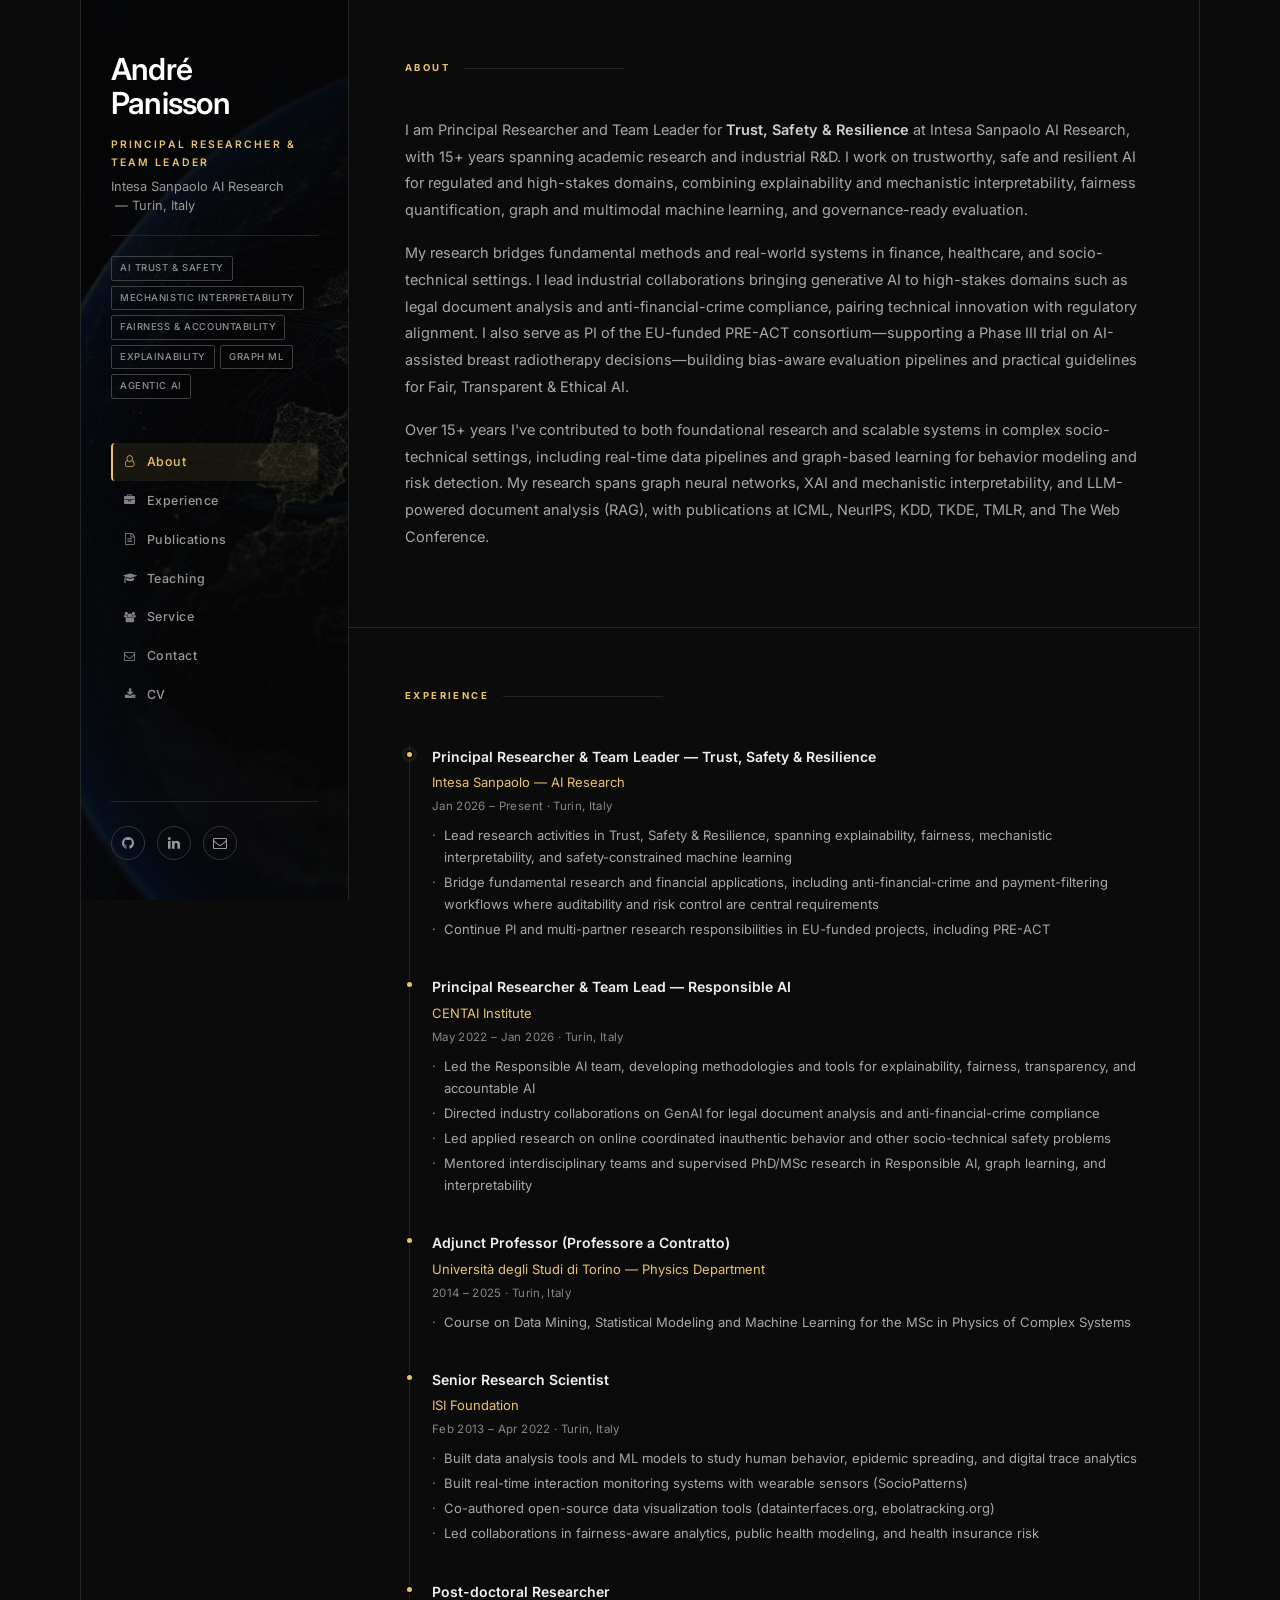
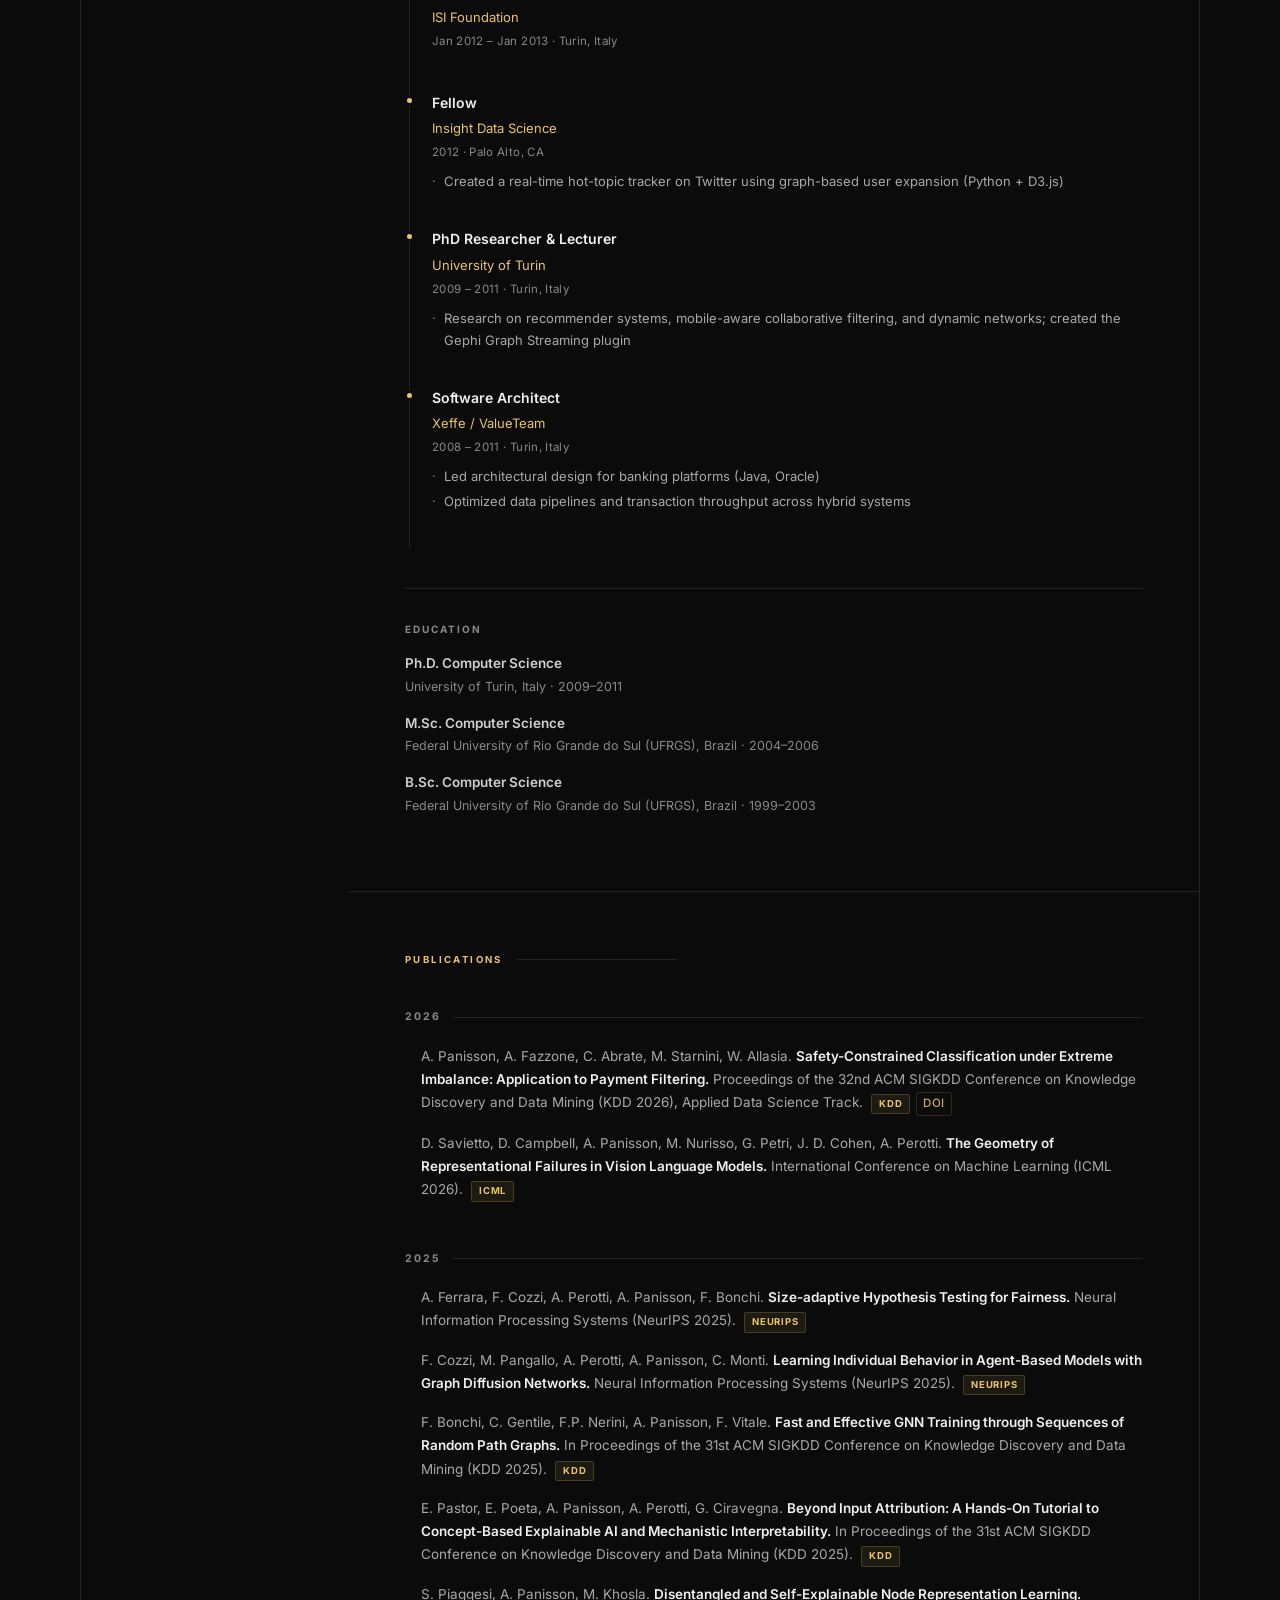
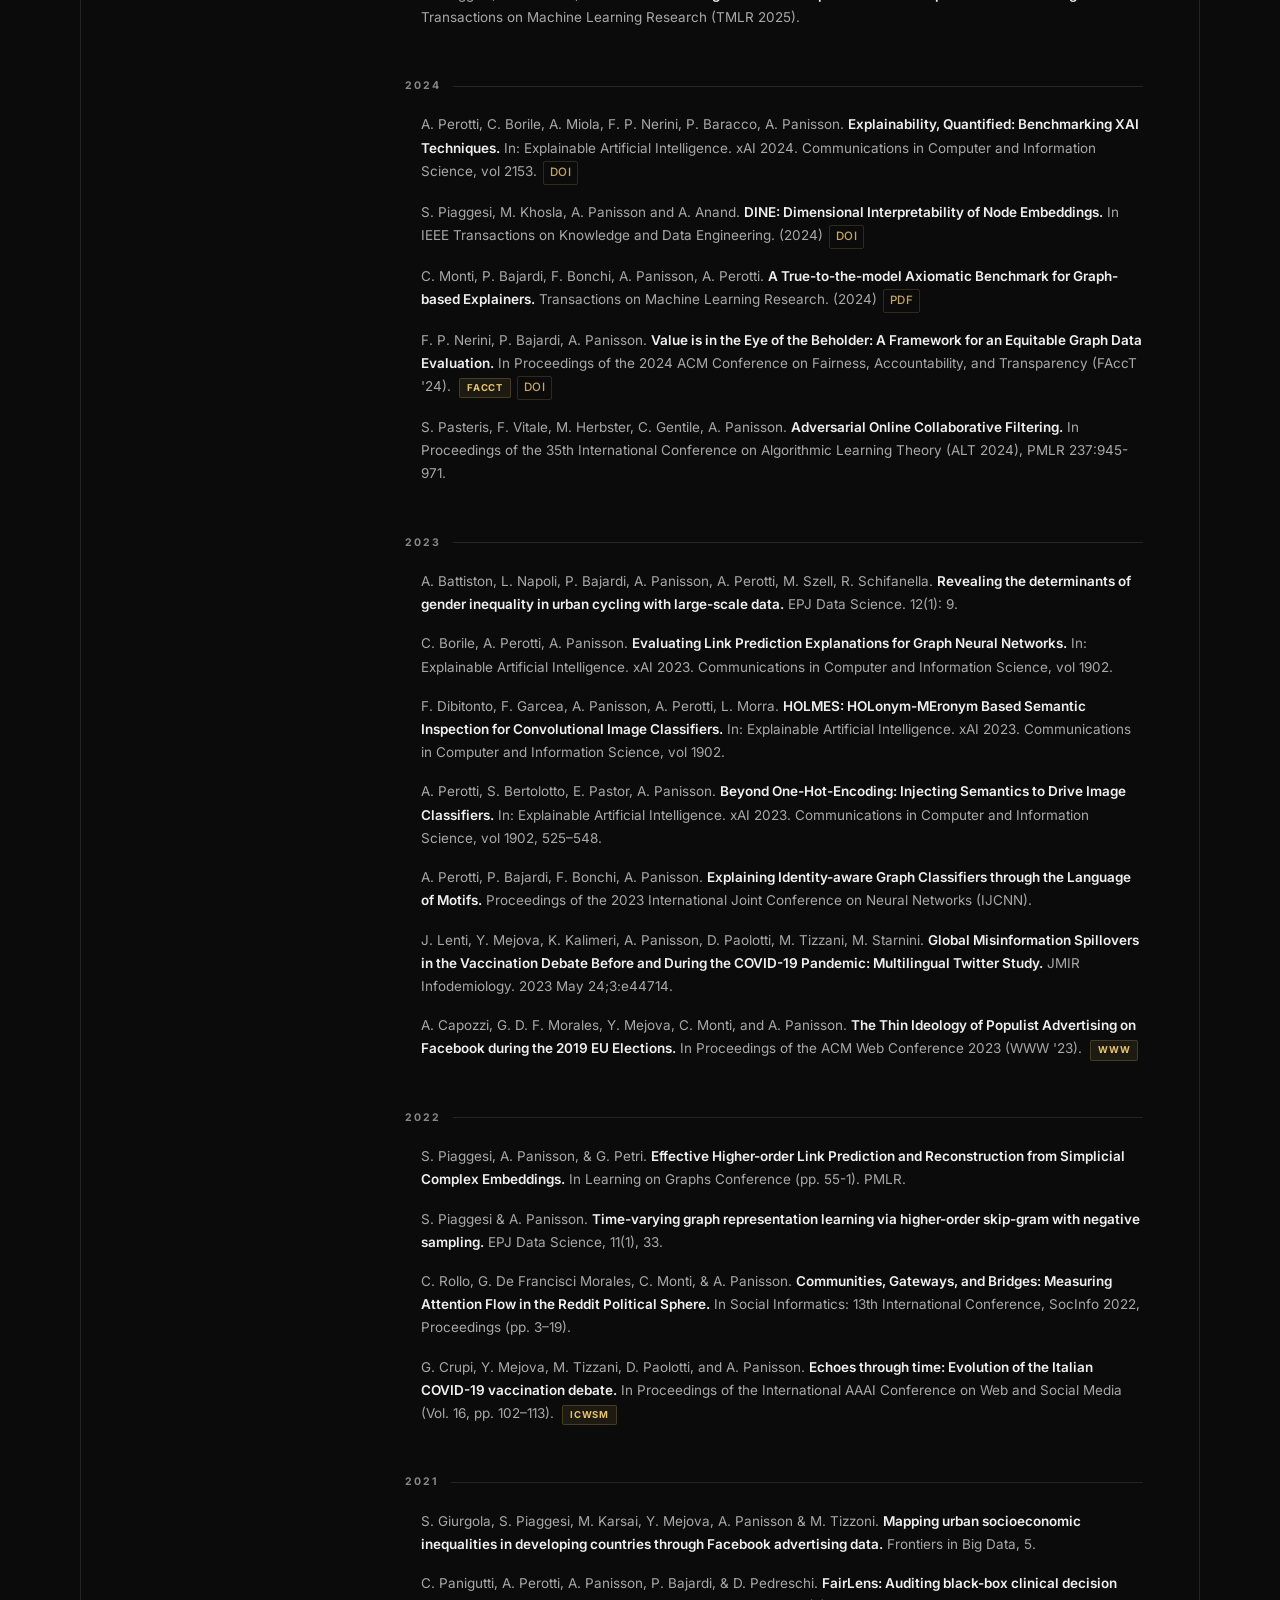
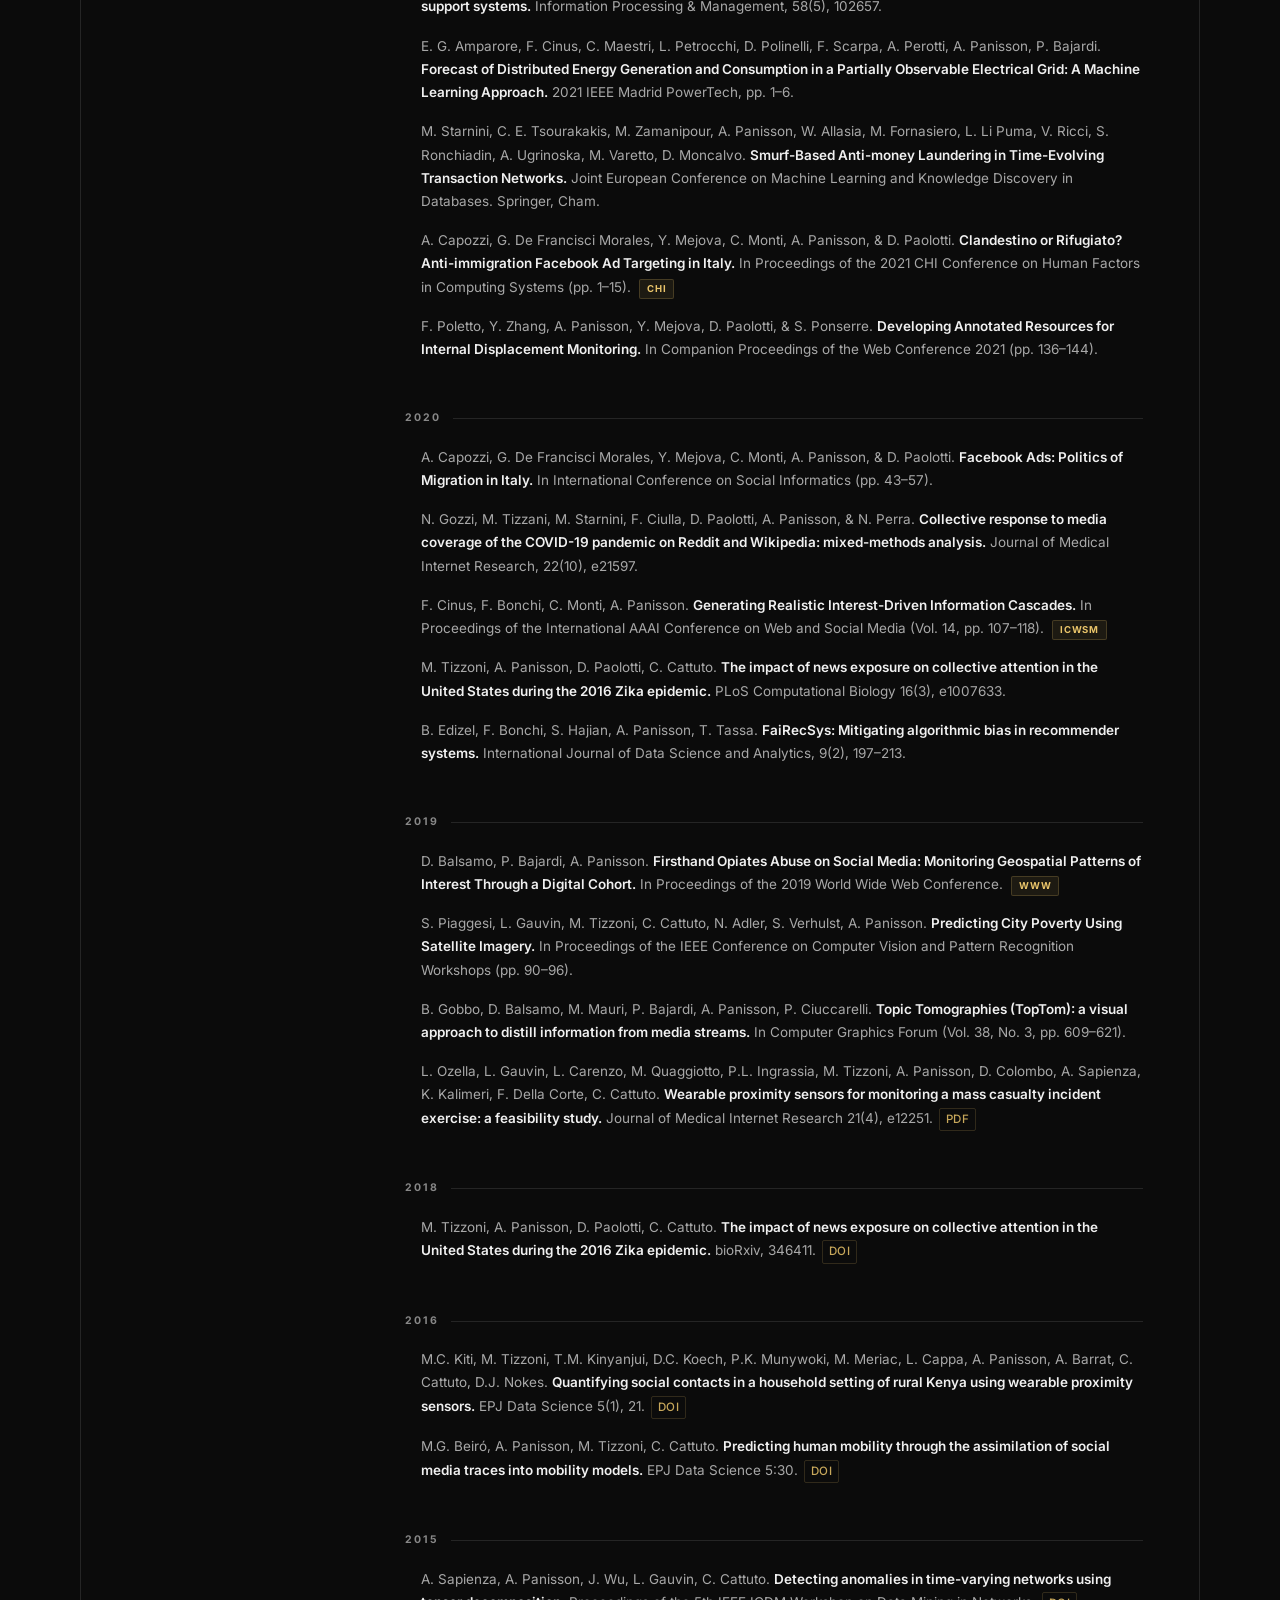
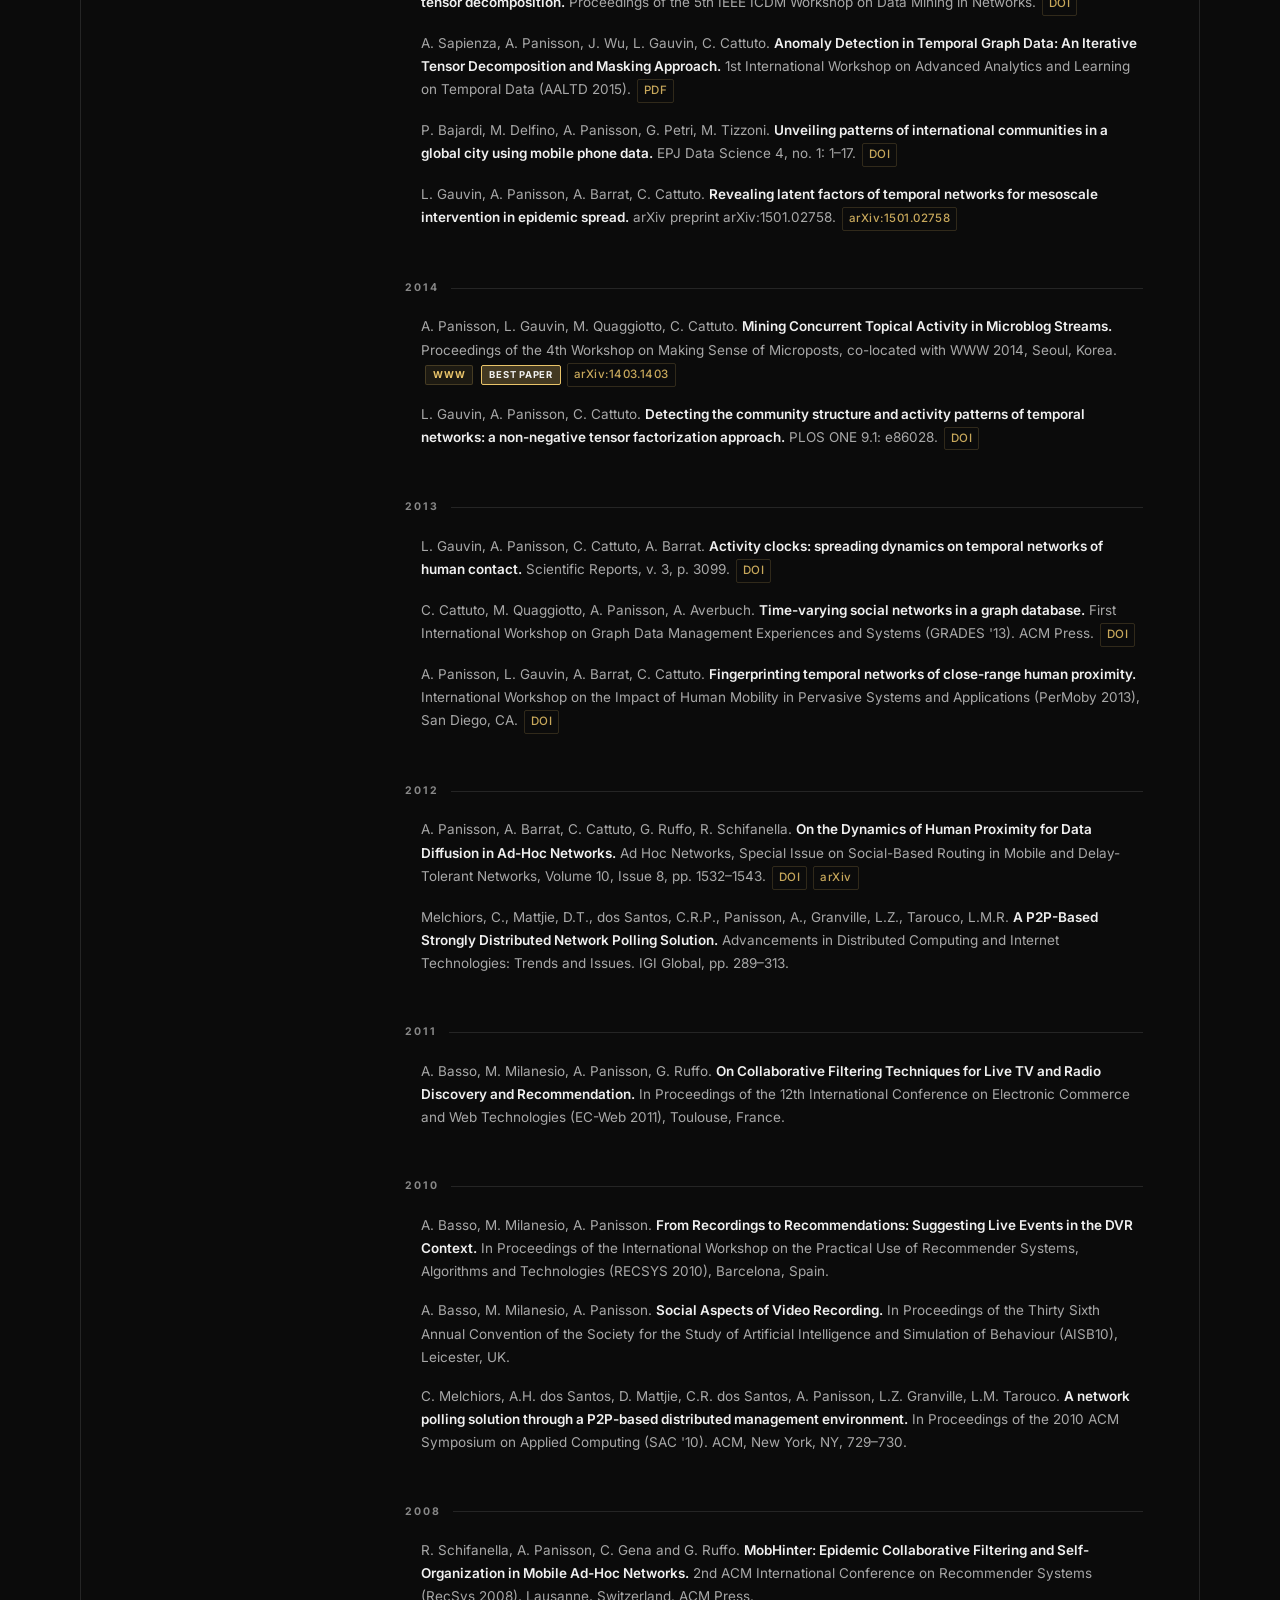
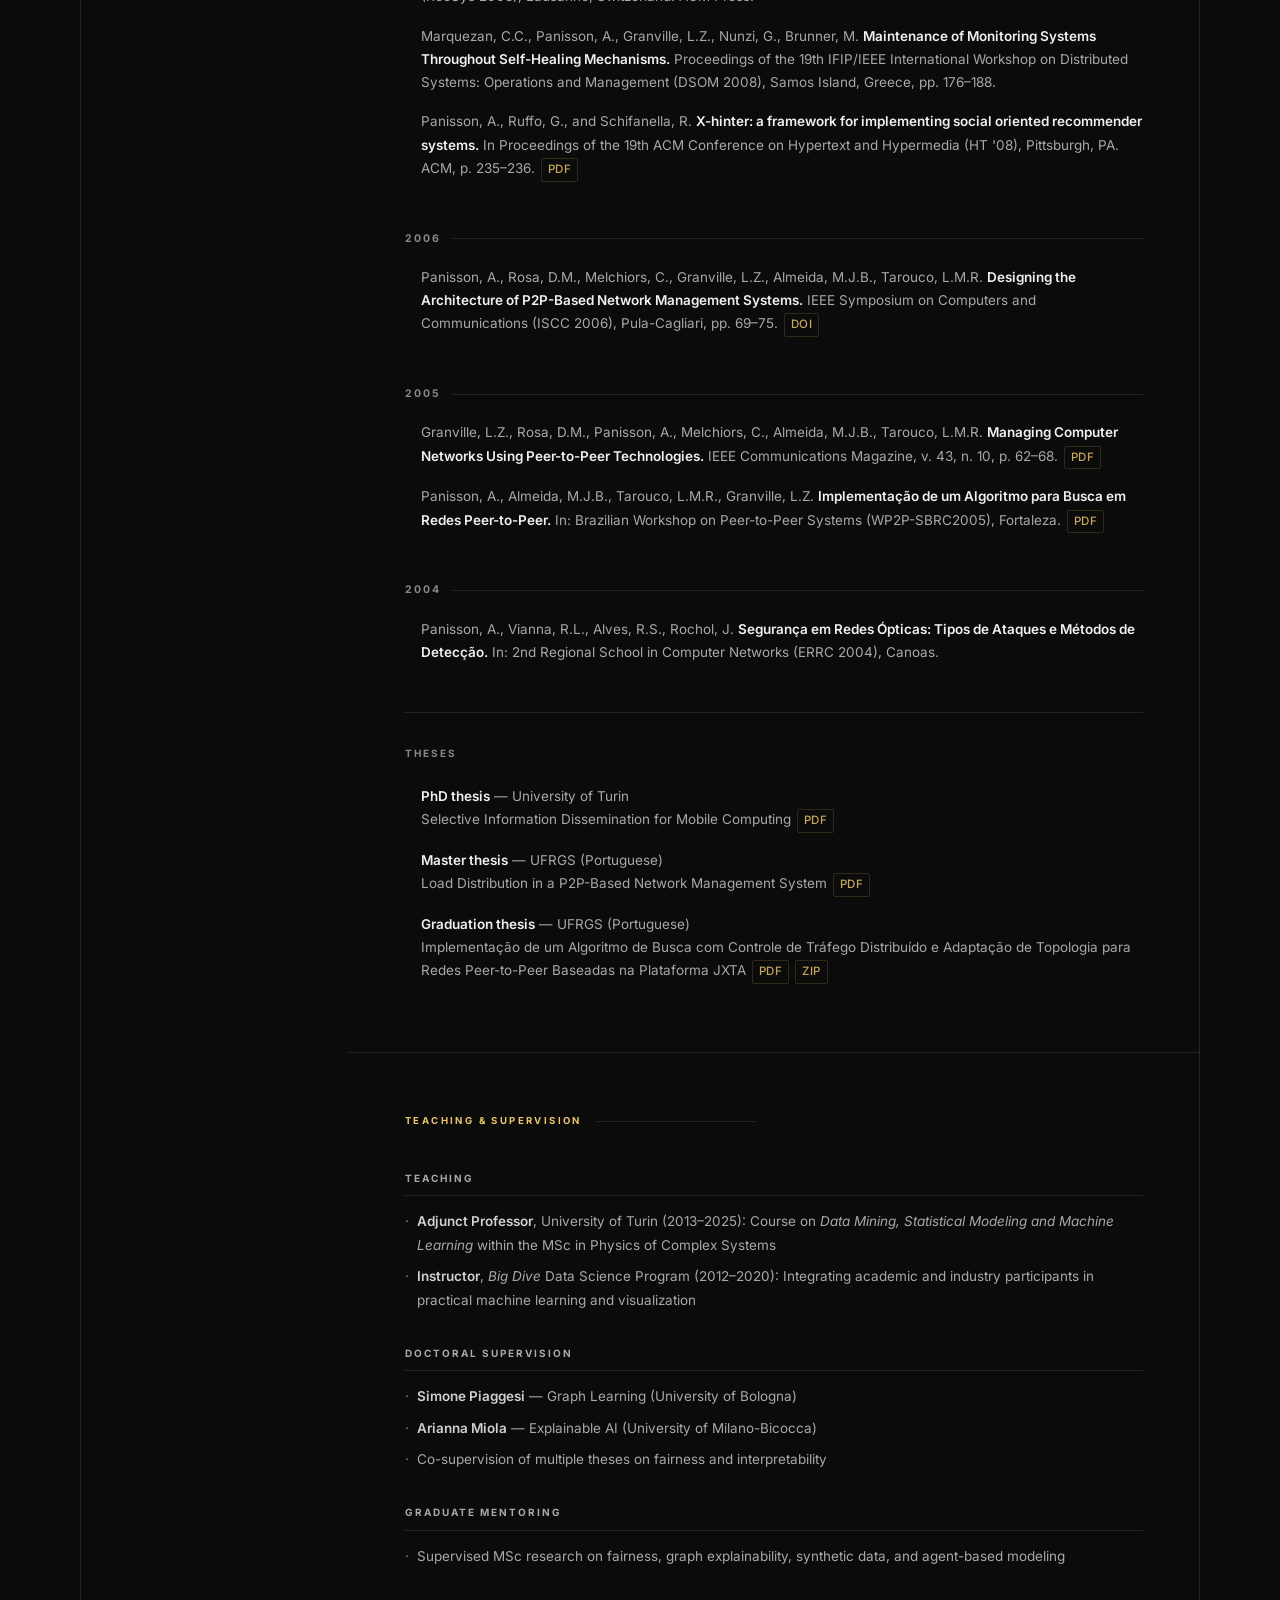
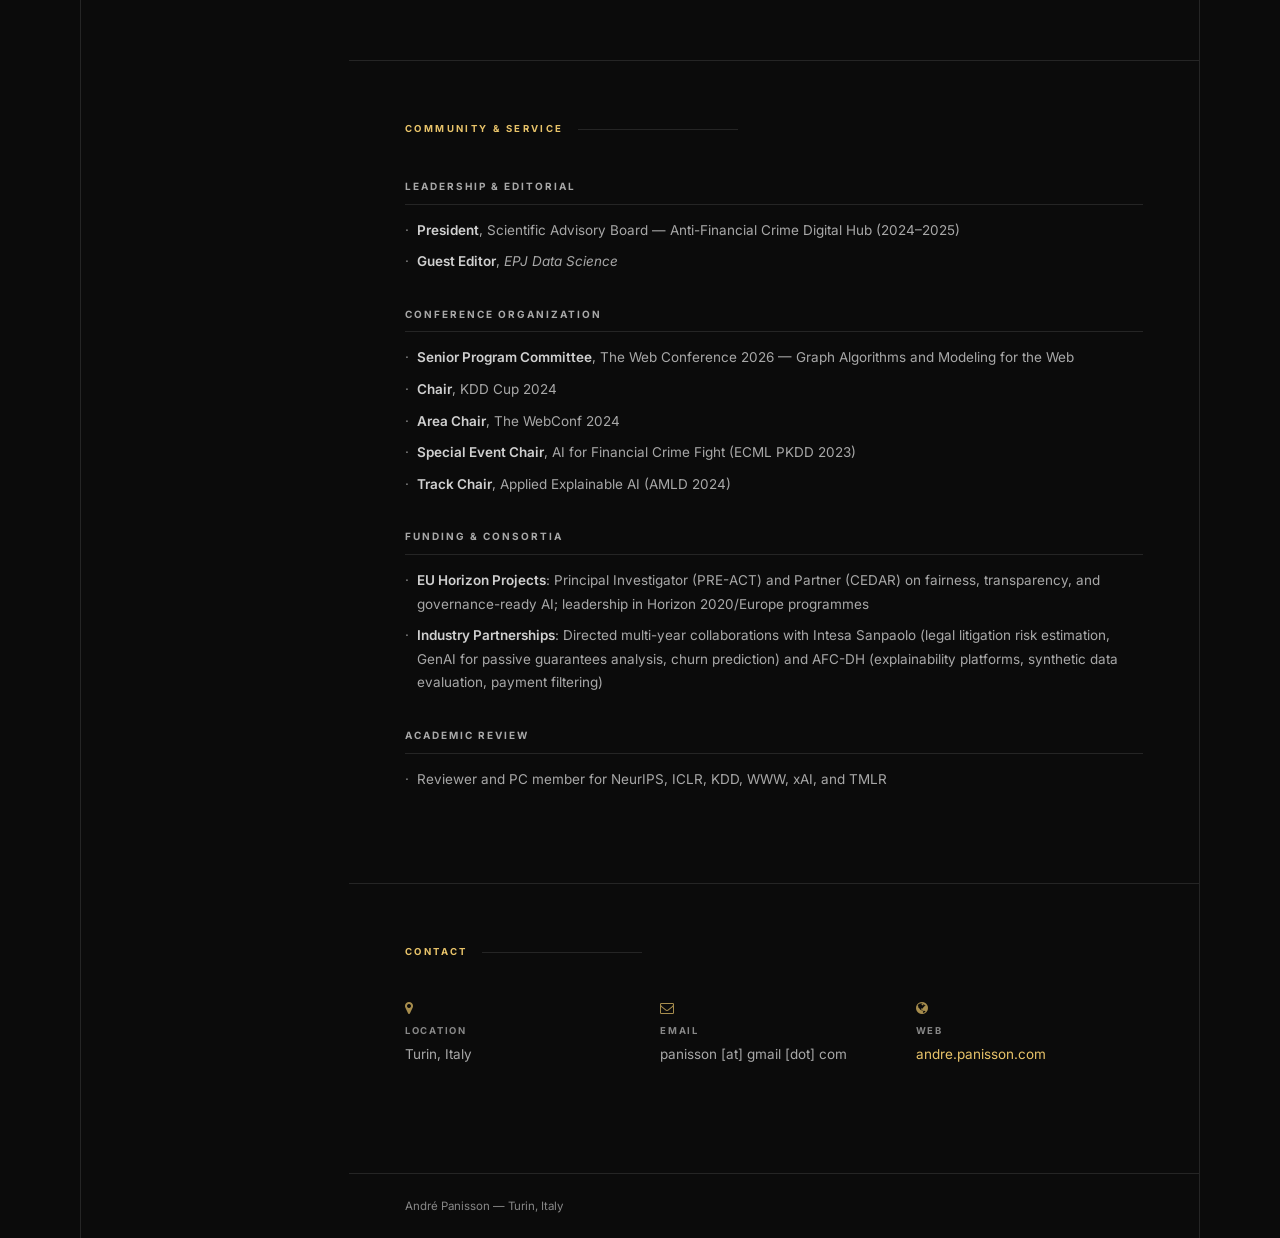
<file: index.html>
<!doctype html>
<html lang="en">
<head>
<meta charset="utf-8">
<meta name="viewport" content="width=device-width, initial-scale=1">
<meta name="description" content="André Panisson — Principal Researcher & Team Leader, Trust, Safety & Resilience at Intesa Sanpaolo AI Research. AI Trust & Safety, Mechanistic Interpretability, Explainability, Graph ML, Responsible AI.">
<title>André Panisson</title>
<link rel="preconnect" href="https://fonts.googleapis.com">
<link rel="preconnect" href="https://fonts.gstatic.com" crossorigin>
<link href="https://fonts.googleapis.com/css2?family=Inter:wght@300;400;500;600&display=swap" rel="stylesheet">
<link href="https://cdnjs.cloudflare.com/ajax/libs/font-awesome/4.7.0/css/font-awesome.min.css" rel="stylesheet">
<style>
/* ============================================================
   TOKENS
   ============================================================ */
:root {
  --bg:           #0b0b0b;
  --bg-sidebar:   #080808;
  --bg-surface:   #111111;
  --bg-hover:     rgba(233, 196, 106, 0.06);
  --border:       #252525;
  --border-light: #353535;
  --text:         #a8a8a8;
  --text-bright:  #f0f0f0;
  --text-mid:     #d0d0d0;
  --text-dim:     #888888;
  --accent:       #e9c46a;
  --accent-dim:   rgba(233, 196, 106, 0.08);
  --accent-line:  rgba(233, 196, 106, 0.2);
  --font:         'Inter', system-ui, -apple-system, BlinkMacSystemFont, sans-serif;
  --sidebar-w:    268px;
  --content-max:  860px;
}

/* ============================================================
   RESET
   ============================================================ */
*, *::before, *::after { box-sizing: border-box; margin: 0; padding: 0; }
html { scroll-behavior: smooth; }
body {
  font-family: var(--font);
  font-size: 15px;
  line-height: 1.75;
  color: var(--text);
  background: var(--bg);
  -webkit-font-smoothing: antialiased;
  -moz-osx-font-smoothing: grayscale;
}
a { color: var(--accent); text-decoration: none; }
a:hover { opacity: 0.72; }
b, strong { font-weight: 600; color: var(--text-mid); }
::selection { background: var(--accent); color: #000; }
::-webkit-scrollbar { width: 4px; }
::-webkit-scrollbar-track { background: transparent; }
::-webkit-scrollbar-thumb { background: rgba(233,196,106,0.18); border-radius: 2px; }

/* ============================================================
   LAYOUT
   ============================================================ */
.site {
  display: flex;
  min-height: 100vh;
  max-width: 1120px;
  margin: 0 auto;
  position: relative;
  border-left: 1px solid var(--border);
  border-right: 1px solid var(--border);
}

/* ─── SIDEBAR ─────────────────────────────────────────────── */
.sidebar {
  position: sticky;
  top: 0;
  width: var(--sidebar-w);
  min-width: var(--sidebar-w);
  height: 100vh;
  background: var(--bg-sidebar);
  border-right: 1px solid var(--border);
  overflow-y: auto;
  display: flex;
  flex-direction: column;
  z-index: 100;
}

.sidebar::before {
  content: '';
  position: absolute;
  inset: 0;
  background: url(img/network.jpg) center center / cover no-repeat;
  filter: brightness(2.2);
  opacity: 0.35;
  pointer-events: none;
  z-index: 0;
}

.sidebar-inner {
  display: flex;
  flex-direction: column;
  min-height: 100%;
  padding: 52px 30px 40px;
  position: relative;
  z-index: 1;
}

/* ─── MAIN ─────────────────────────────────────────────────── */
.main {
  flex: 1;
  min-width: 0;
  min-height: 100vh;
  display: flex;
  flex-direction: column;
}

/* ============================================================
   SIDEBAR CONTENTS
   ============================================================ */

/* Identity */
.identity { margin-bottom: 44px; }

.name {
  font-size: 1.9rem;
  font-weight: 600;
  color: #fff;
  line-height: 1.12;
  letter-spacing: -0.025em;
  margin-bottom: 16px;
}

.role {
  font-size: 0.65rem;
  font-weight: 600;
  letter-spacing: 0.2em;
  text-transform: uppercase;
  color: var(--accent);
  margin-bottom: 4px;
}

.affil {
  font-size: 0.8rem;
  color: #999999;
  line-height: 1.5;
}

.affil a { color: #999999; }
.affil a:hover { color: var(--accent); opacity: 1; }

.divider {
  height: 1px;
  background: var(--border);
  margin: 20px 0;
}

.tags {
  display: flex;
  flex-wrap: wrap;
  gap: 5px;
}

.tags span {
  font-size: 9.5px;
  font-weight: 500;
  letter-spacing: 0.06em;
  text-transform: uppercase;
  color: #909090;
  border: 1px solid #404040;
  padding: 3px 8px;
  border-radius: 2px;
}

/* Nav */
.nav {
  display: flex;
  flex-direction: column;
  gap: 1px;
  margin-bottom: auto;
}

.nav a {
  display: flex;
  align-items: center;
  gap: 10px;
  font-size: 0.78rem;
  font-weight: 500;
  letter-spacing: 0.04em;
  color: #999999;
  padding: 8px 10px;
  border-radius: 4px;
  border-left: 2px solid transparent;
  transition: color 0.15s, background 0.15s, border-color 0.15s;
}

.nav a i {
  font-size: 11px;
  width: 14px;
  text-align: center;
  opacity: 0.85;
}

.nav a:hover {
  color: var(--text-bright);
  background: rgba(255,255,255,0.04);
  border-left-color: var(--border-light);
  opacity: 1;
}

.nav a.active {
  color: var(--accent);
  background: var(--accent-dim);
  border-left-color: var(--accent);
  opacity: 1;
}

/* Sidebar links (bottom) */
.sidebar-links {
  margin-top: 32px;
  padding-top: 24px;
  border-top: 1px solid var(--border);
  display: flex;
  flex-direction: row;
  gap: 12px;
}

.sidebar-links a {
  display: flex;
  align-items: center;
  justify-content: center;
  width: 34px;
  height: 34px;
  border-radius: 50%;
  border: 1px solid var(--border-light);
  font-size: 14px;
  color: #999999;
  transition: color 0.15s, border-color 0.15s;
}

.sidebar-links a:hover { color: var(--accent); border-color: var(--accent-line); opacity: 1; }
.sidebar-links a span { display: none; }

/* ============================================================
   SECTION CHROME
   ============================================================ */
section {
  padding: 60px 56px;
  border-bottom: 1px solid var(--border);
  max-width: var(--content-max);
}

section:last-of-type { border-bottom: none; }

.sec-label {
  display: flex;
  align-items: center;
  gap: 14px;
  font-size: 0.6rem;
  font-weight: 700;
  letter-spacing: 0.25em;
  text-transform: uppercase;
  color: var(--accent);
  margin-bottom: 40px;
}

.sec-label::after {
  content: '';
  flex: 1;
  height: 1px;
  background: var(--border);
  max-width: 160px;
}

/* ============================================================
   PUBLICATIONS
   ============================================================ */
.pub-group { margin-bottom: 40px; }
.pub-group:last-child { margin-bottom: 0; }

.pub-year {
  display: flex;
  align-items: center;
  gap: 12px;
  font-size: 10.5px;
  font-weight: 700;
  letter-spacing: 0.18em;
  text-transform: uppercase;
  color: var(--text-dim);
  margin-bottom: 10px;
}

.pub-year::after {
  content: '';
  flex: 1;
  height: 1px;
  background: var(--border);
}

.pub-entry {
  font-size: 13.5px;
  line-height: 1.72;
  color: var(--text);
  padding: 8px 0 8px 14px;
  border-left: 2px solid transparent;
  border-radius: 0 3px 3px 0;
  transition: border-color 0.15s, background 0.15s;
  cursor: default;
}

.pub-entry:hover {
  border-left-color: var(--accent);
  background: var(--bg-hover);
}

.pub-entry b, .pub-entry strong { color: var(--text-bright); }

.pub-entry a {
  font-size: 11.5px;
  font-weight: 500;
  letter-spacing: 0.04em;
  padding: 1px 6px;
  border: 1px solid var(--accent-line);
  border-radius: 2px;
  color: var(--accent);
  opacity: 0.85;
  white-space: nowrap;
  display: inline-block;
  margin-left: 2px;
  vertical-align: baseline;
}

.pub-entry a:hover { opacity: 1; background: var(--accent-dim); }

.venue-tag {
  display: inline-block;
  font-size: 9.5px;
  font-weight: 700;
  letter-spacing: 0.08em;
  text-transform: uppercase;
  color: var(--accent);
  background: var(--accent-dim);
  border: 1px solid var(--accent-line);
  padding: 1px 7px;
  border-radius: 2px;
  vertical-align: baseline;
  margin-left: 4px;
  white-space: nowrap;
}

.venue-tag.best-paper {
  color: #f0f0f0;
  background: rgba(233, 196, 106, 0.25);
  border-color: var(--accent);
}

/* theses */
.thesis-group {
  margin-top: 40px;
  padding-top: 32px;
  border-top: 1px solid var(--border);
}

.thesis-label {
  font-size: 10px;
  font-weight: 700;
  letter-spacing: 0.2em;
  text-transform: uppercase;
  color: var(--text-dim);
  margin-bottom: 14px;
}

/* ============================================================
   TEACHING
   ============================================================ */
#teaching .sec-body { max-width: 640px; }
#teaching p {
  font-size: 14.5px;
  color: var(--text);
  margin-bottom: 1em;
  line-height: 1.8;
}
#teaching a { color: var(--accent); }

/* ============================================================
   PROJECTS
   ============================================================ */
.proj-subsec { margin-bottom: 40px; }
.proj-subsec:last-child { margin-bottom: 0; }

.proj-sublabel {
  font-size: 10px;
  font-weight: 700;
  letter-spacing: 0.2em;
  text-transform: uppercase;
  color: var(--text);
  margin-bottom: 16px;
  padding-bottom: 10px;
  border-bottom: 1px solid var(--border);
}

.proj-entry {
  font-size: 13.5px;
  line-height: 1.72;
  color: var(--text);
  padding: 8px 0 8px 14px;
  border-left: 2px solid transparent;
  border-radius: 0 3px 3px 0;
  transition: border-color 0.15s, background 0.15s;
}

.proj-entry:hover {
  border-left-color: var(--accent);
  background: var(--bg-hover);
}

.proj-entry a.proj-title {
  font-weight: 600;
  color: var(--text-bright);
  letter-spacing: -0.01em;
}

.proj-entry a.proj-title:hover { color: var(--accent); opacity: 1; }
.proj-entry a { color: var(--text); opacity: 0.85; }
.proj-entry a:hover { opacity: 1; }

/* GitHub projects compact list */
.github-list {
  display: flex;
  flex-direction: column;
  gap: 2px;
}

.gh-item {
  display: flex;
  align-items: baseline;
  gap: 10px;
  padding: 7px 0 7px 14px;
  border-left: 2px solid transparent;
  border-radius: 0 3px 3px 0;
  transition: border-color 0.15s, background 0.15s;
}

.gh-item:hover {
  border-left-color: var(--accent);
  background: var(--bg-hover);
}

.gh-item a {
  font-size: 13px;
  font-weight: 600;
  color: var(--text-bright);
  flex-shrink: 0;
}

.gh-item a:hover { color: var(--accent); opacity: 1; }

.gh-item span {
  font-size: 12.5px;
  color: var(--text);
  line-height: 1.5;
}

/* ============================================================
   CONTACT
   ============================================================ */
.contact-grid {
  display: grid;
  grid-template-columns: repeat(3, 1fr);
  gap: 28px;
  margin-bottom: 48px;
}

.contact-item {}

.contact-item i {
  font-size: 14px;
  color: var(--accent);
  margin-bottom: 8px;
  display: block;
  opacity: 0.7;
}

.contact-item .c-label {
  font-size: 9.5px;
  font-weight: 700;
  letter-spacing: 0.18em;
  text-transform: uppercase;
  color: var(--text-dim);
  margin-bottom: 4px;
}

.contact-item .c-value {
  font-size: 13.5px;
  color: var(--text);
  line-height: 1.6;
}

/* institutions */
.inst-heading {
  font-size: 10px;
  font-weight: 700;
  letter-spacing: 0.2em;
  text-transform: uppercase;
  color: var(--text-dim);
  margin-bottom: 20px;
  padding-top: 32px;
  border-top: 1px solid var(--border);
}

.inst-grid {
  display: grid;
  grid-template-columns: repeat(auto-fill, minmax(170px, 1fr));
  gap: 12px;
}

.inst-card {
  background: var(--bg-surface);
  border: 1px solid var(--border);
  border-radius: 4px;
  padding: 16px 18px;
  transition: border-color 0.18s;
}

.inst-card:hover { border-color: var(--accent-line); }

.inst-card h4 {
  font-size: 11.5px;
  font-weight: 600;
  color: var(--text-bright);
  margin-bottom: 8px;
  letter-spacing: 0.03em;
}

.inst-card p {
  font-size: 12px;
  line-height: 1.65;
  color: #999999;
}

.inst-card a { color: #999999; font-size: 12px; }
.inst-card a:hover { color: var(--accent); opacity: 1; }

/* ============================================================
   ABOUT
   ============================================================ */
#about p {
  font-size: 14.5px;
  color: var(--text);
  line-height: 1.85;
  margin-bottom: 1.1em;
}

/* ============================================================
   EXPERIENCE TIMELINE
   ============================================================ */
.exp-item {
  padding: 0 0 32px 22px;
  border-left: 1px solid var(--border);
  position: relative;
  margin-left: 4px;
}

.exp-item:last-child { padding-bottom: 0; }

.exp-item::before {
  content: '';
  position: absolute;
  left: -5px;
  top: 5px;
  width: 9px;
  height: 9px;
  border-radius: 50%;
  background: var(--accent);
  border: 2px solid var(--bg);
}

.exp-item.current::before {
  box-shadow: 0 0 0 3px var(--accent-dim);
}

.exp-role {
  font-size: 14px;
  font-weight: 600;
  color: var(--text-bright);
  margin-bottom: 2px;
}

.exp-org {
  font-size: 13px;
  color: var(--accent);
  margin-bottom: 2px;
}

.exp-meta {
  font-size: 11.5px;
  color: var(--text-dim);
  letter-spacing: 0.03em;
  margin-bottom: 8px;
}

.exp-desc {
  font-size: 13px;
  color: var(--text);
  line-height: 1.7;
}

.exp-desc li {
  margin-bottom: 3px;
  list-style: none;
  padding-left: 12px;
  position: relative;
}

.exp-desc li::before {
  content: '·';
  position: absolute;
  left: 0;
  color: var(--text-dim);
}

/* Education compact */
.edu-item {
  margin-bottom: 14px;
}

.edu-degree {
  font-size: 13.5px;
  font-weight: 600;
  color: var(--text-mid);
}

.edu-school {
  font-size: 12.5px;
  color: var(--text-dim);
}

/* ============================================================
   SERVICE
   ============================================================ */
.service-group { margin-bottom: 28px; }

.service-label {
  font-size: 10px;
  font-weight: 700;
  letter-spacing: 0.2em;
  text-transform: uppercase;
  color: var(--text);
  margin-bottom: 10px;
  padding-bottom: 8px;
  border-bottom: 1px solid var(--border);
}

.service-list {
  font-size: 13.5px;
  color: var(--text);
  line-height: 1.75;
  list-style: none;
}

.service-list li {
  padding: 4px 0 4px 12px;
  position: relative;
}

.service-list li::before {
  content: '·';
  position: absolute;
  left: 0;
  color: var(--text-dim);
}

.service-list b { color: var(--text-mid); }

/* ============================================================
   FOOTER
   ============================================================ */
.site-footer {
  padding: 22px 56px;
  border-top: 1px solid var(--border);
}

.site-footer p {
  font-size: 11.5px;
  color: var(--text-dim);
}

/* ============================================================
   RESPONSIVE
   ============================================================ */
@media (max-width: 960px) {
  .site {
    flex-direction: column;
    border-left: none;
    border-right: none;
  }
  .sidebar {
    position: static;
    width: 100%;
    min-width: 0;
    height: auto;
    border-right: none;
    border-bottom: 1px solid var(--border);
  }
  .sidebar::before { position: absolute; }
  .sidebar-inner { padding: 36px 28px 28px; }
  .nav {
    flex-direction: row;
    flex-wrap: wrap;
    gap: 4px;
  }
  .nav a {
    border-left: none;
    border-bottom: 2px solid transparent;
    padding: 5px 12px;
  }
  .nav a:hover { border-left-color: transparent; border-bottom-color: var(--border-light); }
  .nav a.active { border-left-color: transparent; border-bottom-color: var(--accent); }
  .sidebar-links {
    margin-top: 20px;
    padding-top: 20px;
  }
  section { max-width: 100%; }
  .contact-grid { grid-template-columns: 1fr 1fr; }
}

@media (max-width: 640px) {
  section, .site-footer { padding-left: 24px; padding-right: 24px; }
  .name { font-size: 1.6rem; }
  .contact-grid { grid-template-columns: 1fr; gap: 20px; }
}
</style>
</head>
<body>
<div class="site">

  <!-- =========================================================
       SIDEBAR
       ========================================================= -->
  <aside class="sidebar">
    <div class="sidebar-inner">

      <div class="identity">
        <h1 class="name">André<br>Panisson</h1>
        <p class="role">Principal Researcher &amp; Team Leader</p>
        <p class="affil">
          <a href="https://www.intesasanpaolo.com/" target="_blank" rel="noopener">Intesa Sanpaolo AI Research</a>
          &nbsp;&mdash;&nbsp;Turin, Italy
        </p>
        <div class="divider"></div>
        <div class="tags">
          <span>AI Trust &amp; Safety</span>
          <span>Mechanistic Interpretability</span>
          <span>Fairness &amp; Accountability</span>
          <span>Explainability</span>
          <span>Graph ML</span>
          <span>Agentic AI</span>
        </div>
      </div>

      <nav class="nav">
        <a href="#about"><i class="fa fa-user-o"></i> About</a>
        <a href="#experience"><i class="fa fa-briefcase"></i> Experience</a>
        <a href="#publications"><i class="fa fa-file-text-o"></i> Publications</a>
        <a href="#teaching"><i class="fa fa-graduation-cap"></i> Teaching</a>
        <a href="#service"><i class="fa fa-users"></i> Service</a>
        <a href="#contact"><i class="fa fa-envelope-o"></i> Contact</a>
        <a href="docs/Andre_Panisson_CV_2026.pdf" target="_blank"><i class="fa fa-download"></i> CV</a>
      </nav>

      <div class="sidebar-links">
        <a href="https://github.com/panisson" target="_blank" rel="noopener" title="GitHub">
          <i class="fa fa-github"></i>
        </a>
        <a href="http://it.linkedin.com/pub/andr%C3%A9-panisson/11/163/81a" target="_blank" rel="noopener" title="LinkedIn">
          <i class="fa fa-linkedin"></i>
        </a>
        <a href="mailto:panisson@gmail.com" title="Email">
          <i class="fa fa-envelope-o"></i>
        </a>
      </div>

    </div>
  </aside>

  <!-- =========================================================
       MAIN
       ========================================================= -->
  <main class="main">

    <!-- ── ABOUT ─────────────────────────────────────────────── -->
    <section id="about">
      <h2 class="sec-label">About</h2>
      <p>I am Principal Researcher and Team Leader for <b>Trust, Safety &amp; Resilience</b> at Intesa Sanpaolo AI Research, with 15+ years spanning academic research and industrial R&amp;D. I work on trustworthy, safe and resilient AI for regulated and high-stakes domains, combining explainability and mechanistic interpretability, fairness quantification, graph and multimodal machine learning, and governance-ready evaluation.</p>
      <p>My research bridges fundamental methods and real-world systems in finance, healthcare, and socio-technical settings. I lead industrial collaborations bringing generative AI to high-stakes domains such as legal document analysis and anti-financial-crime compliance, pairing technical innovation with regulatory alignment. I also serve as PI of the EU-funded PRE-ACT consortium&mdash;supporting a Phase III trial on AI-assisted breast radiotherapy decisions&mdash;building bias-aware evaluation pipelines and practical guidelines for Fair, Transparent &amp; Ethical AI.</p>
      <p>Over 15+ years I've contributed to both foundational research and scalable systems in complex socio-technical settings, including real-time data pipelines and graph-based learning for behavior modeling and risk detection. My research spans graph neural networks, XAI and mechanistic interpretability, and LLM-powered document analysis (RAG), with publications at ICML, NeurIPS, KDD, TKDE, TMLR, and The Web Conference.</p>
    </section>

    <!-- ── EXPERIENCE ────────────────────────────────────────── -->
    <section id="experience">
      <h2 class="sec-label">Experience</h2>

      <div class="exp-item current">
        <div class="exp-role">Principal Researcher &amp; Team Leader &mdash; Trust, Safety &amp; Resilience</div>
        <div class="exp-org">Intesa Sanpaolo &mdash; AI Research</div>
        <div class="exp-meta">Jan 2026 &ndash; Present &middot; Turin, Italy</div>
        <div class="exp-desc">
          <ul>
            <li>Lead research activities in Trust, Safety &amp; Resilience, spanning explainability, fairness, mechanistic interpretability, and safety-constrained machine learning</li>
            <li>Bridge fundamental research and financial applications, including anti-financial-crime and payment-filtering workflows where auditability and risk control are central requirements</li>
            <li>Continue PI and multi-partner research responsibilities in EU-funded projects, including PRE-ACT</li>
          </ul>
        </div>
      </div>

      <div class="exp-item">
        <div class="exp-role">Principal Researcher &amp; Team Lead &mdash; Responsible AI</div>
        <div class="exp-org">CENTAI Institute</div>
        <div class="exp-meta">May 2022 &ndash; Jan 2026 &middot; Turin, Italy</div>
        <div class="exp-desc">
          <ul>
            <li>Led the Responsible AI team, developing methodologies and tools for explainability, fairness, transparency, and accountable AI</li>
            <li>Directed industry collaborations on GenAI for legal document analysis and anti-financial-crime compliance</li>
            <li>Led applied research on online coordinated inauthentic behavior and other socio-technical safety problems</li>
            <li>Mentored interdisciplinary teams and supervised PhD/MSc research in Responsible AI, graph learning, and interpretability</li>
          </ul>
        </div>
      </div>

      <div class="exp-item">
        <div class="exp-role">Adjunct Professor (Professore a Contratto)</div>
        <div class="exp-org">Universit&agrave; degli Studi di Torino &mdash; Physics Department</div>
        <div class="exp-meta">2014 &ndash; 2025 &middot; Turin, Italy</div>
        <div class="exp-desc">
          <ul>
            <li>Course on Data Mining, Statistical Modeling and Machine Learning for the MSc in Physics of Complex Systems</li>
          </ul>
        </div>
      </div>

      <div class="exp-item">
        <div class="exp-role">Senior Research Scientist</div>
        <div class="exp-org">ISI Foundation</div>
        <div class="exp-meta">Feb 2013 &ndash; Apr 2022 &middot; Turin, Italy</div>
        <div class="exp-desc">
          <ul>
            <li>Built data analysis tools and ML models to study human behavior, epidemic spreading, and digital trace analytics</li>
            <li>Built real-time interaction monitoring systems with wearable sensors (SocioPatterns)</li>
            <li>Co-authored open-source data visualization tools (datainterfaces.org, ebolatracking.org)</li>
            <li>Led collaborations in fairness-aware analytics, public health modeling, and health insurance risk</li>
          </ul>
        </div>
      </div>

      <div class="exp-item">
        <div class="exp-role">Post-doctoral Researcher</div>
        <div class="exp-org">ISI Foundation</div>
        <div class="exp-meta">Jan 2012 &ndash; Jan 2013 &middot; Turin, Italy</div>
      </div>

      <div class="exp-item">
        <div class="exp-role">Fellow</div>
        <div class="exp-org">Insight Data Science</div>
        <div class="exp-meta">2012 &middot; Palo Alto, CA</div>
        <div class="exp-desc">
          <ul>
            <li>Created a real-time hot-topic tracker on Twitter using graph-based user expansion (Python + D3.js)</li>
          </ul>
        </div>
      </div>

      <div class="exp-item">
        <div class="exp-role">PhD Researcher &amp; Lecturer</div>
        <div class="exp-org">University of Turin</div>
        <div class="exp-meta">2009 &ndash; 2011 &middot; Turin, Italy</div>
        <div class="exp-desc">
          <ul>
            <li>Research on recommender systems, mobile-aware collaborative filtering, and dynamic networks; created the Gephi Graph Streaming plugin</li>
          </ul>
        </div>
      </div>

      <div class="exp-item">
        <div class="exp-role">Software Architect</div>
        <div class="exp-org">Xeffe / ValueTeam</div>
        <div class="exp-meta">2008 &ndash; 2011 &middot; Turin, Italy</div>
        <div class="exp-desc">
          <ul>
            <li>Led architectural design for banking platforms (Java, Oracle)</li>
            <li>Optimized data pipelines and transaction throughput across hybrid systems</li>
          </ul>
        </div>
      </div>

      <div class="thesis-group" style="margin-top: 40px;">
        <div class="thesis-label">Education</div>

        <div class="edu-item">
          <div class="edu-degree">Ph.D. Computer Science</div>
          <div class="edu-school">University of Turin, Italy &middot; 2009&ndash;2011</div>
        </div>
        <div class="edu-item">
          <div class="edu-degree">M.Sc. Computer Science</div>
          <div class="edu-school">Federal University of Rio Grande do Sul (UFRGS), Brazil &middot; 2004&ndash;2006</div>
        </div>
        <div class="edu-item">
          <div class="edu-degree">B.Sc. Computer Science</div>
          <div class="edu-school">Federal University of Rio Grande do Sul (UFRGS), Brazil &middot; 1999&ndash;2003</div>
        </div>
      </div>
    </section>

    <!-- ── PUBLICATIONS ──────────────────────────────────────── -->
    <section id="publications">
      <h2 class="sec-label">Publications</h2>

      <div class="pub-group">
        <div class="pub-year">2026</div>

        <div class="pub-entry">
          A. Panisson, A. Fazzone, C. Abrate, M. Starnini, W. Allasia.
          <b>Safety-Constrained Classification under Extreme Imbalance: Application to Payment Filtering.</b>
          Proceedings of the 32nd ACM SIGKDD Conference on Knowledge Discovery and Data Mining (KDD 2026), Applied Data Science Track. <span class="venue-tag">KDD</span>
          <a href="https://doi.org/10.1145/3770855.3818474">DOI</a>
        </div>

        <div class="pub-entry">
          D. Savietto, D. Campbell, A. Panisson, M. Nurisso, G. Petri, J. D. Cohen, A. Perotti.
          <b>The Geometry of Representational Failures in Vision Language Models.</b>
          International Conference on Machine Learning (ICML 2026). <span class="venue-tag">ICML</span>
        </div>
      </div>

      <div class="pub-group">
        <div class="pub-year">2025</div>

        <div class="pub-entry">
          A. Ferrara, F. Cozzi, A. Perotti, A. Panisson, F. Bonchi.
          <b>Size-adaptive Hypothesis Testing for Fairness.</b>
          Neural Information Processing Systems (NeurIPS 2025). <span class="venue-tag">NeurIPS</span>
        </div>

        <div class="pub-entry">
          F. Cozzi, M. Pangallo, A. Perotti, A. Panisson, C. Monti.
          <b>Learning Individual Behavior in Agent-Based Models with Graph Diffusion Networks.</b>
          Neural Information Processing Systems (NeurIPS 2025). <span class="venue-tag">NeurIPS</span>
        </div>

        <div class="pub-entry">
          F. Bonchi, C. Gentile, F.P. Nerini, A. Panisson, F. Vitale.
          <b>Fast and Effective GNN Training through Sequences of Random Path Graphs.</b>
          In Proceedings of the 31st ACM SIGKDD Conference on Knowledge Discovery and Data Mining (KDD 2025). <span class="venue-tag">KDD</span>
        </div>

        <div class="pub-entry">
          E. Pastor, E. Poeta, A. Panisson, A. Perotti, G. Ciravegna.
          <b>Beyond Input Attribution: A Hands-On Tutorial to Concept-Based Explainable AI and Mechanistic Interpretability.</b>
          In Proceedings of the 31st ACM SIGKDD Conference on Knowledge Discovery and Data Mining (KDD 2025). <span class="venue-tag">KDD</span>
        </div>

        <div class="pub-entry">
          S. Piaggesi, A. Panisson, M. Khosla.
          <b>Disentangled and Self-Explainable Node Representation Learning.</b>
          Transactions on Machine Learning Research (TMLR 2025).
        </div>
      </div>

      <div class="pub-group">
        <div class="pub-year">2024</div>

        <div class="pub-entry">
          A. Perotti, C. Borile, A. Miola, F. P. Nerini, P. Baracco, A. Panisson.
          <b>Explainability, Quantified: Benchmarking XAI Techniques.</b>
          In: Explainable Artificial Intelligence. xAI 2024. Communications in Computer and Information Science, vol 2153.
          <a href="https://doi.org/10.1007/978-3-031-63787-2_22">DOI</a>
        </div>

        <div class="pub-entry">
          S. Piaggesi, M. Khosla, A. Panisson and A. Anand.
          <b>DINE: Dimensional Interpretability of Node Embeddings.</b>
          In IEEE Transactions on Knowledge and Data Engineering. (2024)
          <a href="https://doi.org/10.1109/TKDE.2024.3425460">DOI</a>
        </div>

        <div class="pub-entry">
          C. Monti, P. Bajardi, F. Bonchi, A. Panisson, A. Perotti.
          <b>A True-to-the-model Axiomatic Benchmark for Graph-based Explainers.</b>
          Transactions on Machine Learning Research. (2024)
          <a href="https://openreview.net/pdf?id=HSQTv3R8Iz">PDF</a>
        </div>

        <div class="pub-entry">
          F. P. Nerini, P. Bajardi, A. Panisson.
          <b>Value is in the Eye of the Beholder: A Framework for an Equitable Graph Data Evaluation.</b>
          In Proceedings of the 2024 ACM Conference on Fairness, Accountability, and Transparency (FAccT '24). <span class="venue-tag">FAccT</span>
          <a href="https://doi.org/10.1145/3630106.3658919">DOI</a>
        </div>

        <div class="pub-entry">
          S. Pasteris, F. Vitale, M. Herbster, C. Gentile, A. Panisson.
          <b>Adversarial Online Collaborative Filtering.</b>
          In Proceedings of the 35th International Conference on Algorithmic Learning Theory (ALT 2024), PMLR 237:945-971.
        </div>
      </div>

      <div class="pub-group">
        <div class="pub-year">2023</div>

        <div class="pub-entry">
          A. Battiston, L. Napoli, P. Bajardi, A. Panisson, A. Perotti, M. Szell, R. Schifanella.
          <b>Revealing the determinants of gender inequality in urban cycling with large-scale data.</b>
          EPJ Data Science. 12(1): 9.
        </div>

        <div class="pub-entry">
          C. Borile, A. Perotti, A. Panisson.
          <b>Evaluating Link Prediction Explanations for Graph Neural Networks.</b>
          In: Explainable Artificial Intelligence. xAI 2023. Communications in Computer and Information Science, vol 1902.
        </div>

        <div class="pub-entry">
          F. Dibitonto, F. Garcea, A. Panisson, A. Perotti, L. Morra.
          <b>HOLMES: HOLonym-MEronym Based Semantic Inspection for Convolutional Image Classifiers.</b>
          In: Explainable Artificial Intelligence. xAI 2023. Communications in Computer and Information Science, vol 1902.
        </div>

        <div class="pub-entry">
          A. Perotti, S. Bertolotto, E. Pastor, A. Panisson.
          <b>Beyond One-Hot-Encoding: Injecting Semantics to Drive Image Classifiers.</b>
          In: Explainable Artificial Intelligence. xAI 2023. Communications in Computer and Information Science, vol 1902, 525–548.
        </div>

        <div class="pub-entry">
          A. Perotti, P. Bajardi, F. Bonchi, A. Panisson.
          <b>Explaining Identity-aware Graph Classifiers through the Language of Motifs.</b>
          Proceedings of the 2023 International Joint Conference on Neural Networks (IJCNN).
        </div>

        <div class="pub-entry">
          J. Lenti, Y. Mejova, K. Kalimeri, A. Panisson, D. Paolotti, M. Tizzani, M. Starnini.
          <b>Global Misinformation Spillovers in the Vaccination Debate Before and During the COVID-19 Pandemic: Multilingual Twitter Study.</b>
          JMIR Infodemiology. 2023 May 24;3:e44714.
        </div>

        <div class="pub-entry">
          A. Capozzi, G. D. F. Morales, Y. Mejova, C. Monti, and A. Panisson.
          <b>The Thin Ideology of Populist Advertising on Facebook during the 2019 EU Elections.</b>
          In Proceedings of the ACM Web Conference 2023 (WWW '23). <span class="venue-tag">WWW</span>
        </div>
      </div>

      <div class="pub-group">
        <div class="pub-year">2022</div>

        <div class="pub-entry">
          S. Piaggesi, A. Panisson, &amp; G. Petri.
          <b>Effective Higher-order Link Prediction and Reconstruction from Simplicial Complex Embeddings.</b>
          In Learning on Graphs Conference (pp. 55-1). PMLR.
        </div>

        <div class="pub-entry">
          S. Piaggesi &amp; A. Panisson.
          <b>Time-varying graph representation learning via higher-order skip-gram with negative sampling.</b>
          EPJ Data Science, 11(1), 33.
        </div>

        <div class="pub-entry">
          C. Rollo, G. De Francisci Morales, C. Monti, &amp; A. Panisson.
          <b>Communities, Gateways, and Bridges: Measuring Attention Flow in the Reddit Political Sphere.</b>
          In Social Informatics: 13th International Conference, SocInfo 2022, Proceedings (pp. 3–19).
        </div>

        <div class="pub-entry">
          G. Crupi, Y. Mejova, M. Tizzani, D. Paolotti, and A. Panisson.
          <b>Echoes through time: Evolution of the Italian COVID-19 vaccination debate.</b>
          In Proceedings of the International AAAI Conference on Web and Social Media (Vol. 16, pp. 102–113). <span class="venue-tag">ICWSM</span>
        </div>
      </div>

      <div class="pub-group">
        <div class="pub-year">2021</div>

        <div class="pub-entry">
          S. Giurgola, S. Piaggesi, M. Karsai, Y. Mejova, A. Panisson &amp; M. Tizzoni.
          <b>Mapping urban socioeconomic inequalities in developing countries through Facebook advertising data.</b>
          Frontiers in Big Data, 5.
        </div>

        <div class="pub-entry">
          C. Panigutti, A. Perotti, A. Panisson, P. Bajardi, &amp; D. Pedreschi.
          <b>FairLens: Auditing black-box clinical decision support systems.</b>
          Information Processing &amp; Management, 58(5), 102657.
        </div>

        <div class="pub-entry">
          E. G. Amparore, F. Cinus, C. Maestri, L. Petrocchi, D. Polinelli, F. Scarpa, A. Perotti, A. Panisson, P. Bajardi.
          <b>Forecast of Distributed Energy Generation and Consumption in a Partially Observable Electrical Grid: A Machine Learning Approach.</b>
          2021 IEEE Madrid PowerTech, pp. 1–6.
        </div>

        <div class="pub-entry">
          M. Starnini, C. E. Tsourakakis, M. Zamanipour, A. Panisson, W. Allasia, M. Fornasiero, L. Li Puma, V. Ricci, S. Ronchiadin, A. Ugrinoska, M. Varetto, D. Moncalvo.
          <b>Smurf-Based Anti-money Laundering in Time-Evolving Transaction Networks.</b>
          Joint European Conference on Machine Learning and Knowledge Discovery in Databases. Springer, Cham.
        </div>

        <div class="pub-entry">
          A. Capozzi, G. De Francisci Morales, Y. Mejova, C. Monti, A. Panisson, &amp; D. Paolotti.
          <b>Clandestino or Rifugiato? Anti-immigration Facebook Ad Targeting in Italy.</b>
          In Proceedings of the 2021 CHI Conference on Human Factors in Computing Systems (pp. 1–15). <span class="venue-tag">CHI</span>
        </div>

        <div class="pub-entry">
          F. Poletto, Y. Zhang, A. Panisson, Y. Mejova, D. Paolotti, &amp; S. Ponserre.
          <b>Developing Annotated Resources for Internal Displacement Monitoring.</b>
          In Companion Proceedings of the Web Conference 2021 (pp. 136–144).
        </div>
      </div>

      <div class="pub-group">
        <div class="pub-year">2020</div>

        <div class="pub-entry">
          A. Capozzi, G. De Francisci Morales, Y. Mejova, C. Monti, A. Panisson, &amp; D. Paolotti.
          <b>Facebook Ads: Politics of Migration in Italy.</b>
          In International Conference on Social Informatics (pp. 43–57).
        </div>

        <div class="pub-entry">
          N. Gozzi, M. Tizzani, M. Starnini, F. Ciulla, D. Paolotti, A. Panisson, &amp; N. Perra.
          <b>Collective response to media coverage of the COVID-19 pandemic on Reddit and Wikipedia: mixed-methods analysis.</b>
          Journal of Medical Internet Research, 22(10), e21597.
        </div>

        <div class="pub-entry">
          F. Cinus, F. Bonchi, C. Monti, A. Panisson.
          <b>Generating Realistic Interest-Driven Information Cascades.</b>
          In Proceedings of the International AAAI Conference on Web and Social Media (Vol. 14, pp. 107–118). <span class="venue-tag">ICWSM</span>
        </div>

        <div class="pub-entry">
          M. Tizzoni, A. Panisson, D. Paolotti, C. Cattuto.
          <b>The impact of news exposure on collective attention in the United States during the 2016 Zika epidemic.</b>
          PLoS Computational Biology 16(3), e1007633.
        </div>

        <div class="pub-entry">
          B. Edizel, F. Bonchi, S. Hajian, A. Panisson, T. Tassa.
          <b>FaiRecSys: Mitigating algorithmic bias in recommender systems.</b>
          International Journal of Data Science and Analytics, 9(2), 197–213.
        </div>
      </div>

      <div class="pub-group">
        <div class="pub-year">2019</div>

        <div class="pub-entry">
          D. Balsamo, P. Bajardi, A. Panisson.
          <b>Firsthand Opiates Abuse on Social Media: Monitoring Geospatial Patterns of Interest Through a Digital Cohort.</b>
          In Proceedings of the 2019 World Wide Web Conference. <span class="venue-tag">WWW</span>
        </div>

        <div class="pub-entry">
          S. Piaggesi, L. Gauvin, M. Tizzoni, C. Cattuto, N. Adler, S. Verhulst, A. Panisson.
          <b>Predicting City Poverty Using Satellite Imagery.</b>
          In Proceedings of the IEEE Conference on Computer Vision and Pattern Recognition Workshops (pp. 90–96).
        </div>

        <div class="pub-entry">
          B. Gobbo, D. Balsamo, M. Mauri, P. Bajardi, A. Panisson, P. Ciuccarelli.
          <b>Topic Tomographies (TopTom): a visual approach to distill information from media streams.</b>
          In Computer Graphics Forum (Vol. 38, No. 3, pp. 609–621).
        </div>

        <div class="pub-entry">
          L. Ozella, L. Gauvin, L. Carenzo, M. Quaggiotto, P.L. Ingrassia, M. Tizzoni, A. Panisson, D. Colombo, A. Sapienza, K. Kalimeri, F. Della Corte, C. Cattuto.
          <b>Wearable proximity sensors for monitoring a mass casualty incident exercise: a feasibility study.</b>
          Journal of Medical Internet Research 21(4), e12251.
          <a href="https://arxiv.org/abs/1809.06887">PDF</a>
        </div>
      </div>

      <div class="pub-group">
        <div class="pub-year">2018</div>

        <div class="pub-entry">
          M. Tizzoni, A. Panisson, D. Paolotti, C. Cattuto.
          <b>The impact of news exposure on collective attention in the United States during the 2016 Zika epidemic.</b>
          bioRxiv, 346411.
          <a href="https://doi.org/10.1101/346411">DOI</a>
        </div>
      </div>

      <div class="pub-group">
        <div class="pub-year">2016</div>

        <div class="pub-entry">
          M.C. Kiti, M. Tizzoni, T.M. Kinyanjui, D.C. Koech, P.K. Munywoki, M. Meriac, L. Cappa, A. Panisson, A. Barrat, C. Cattuto, D.J. Nokes.
          <b>Quantifying social contacts in a household setting of rural Kenya using wearable proximity sensors.</b>
          EPJ Data Science 5(1), 21.
          <a href="http://dx.doi.org/10.1109/ICDMW.2015.128">DOI</a>
        </div>

        <div class="pub-entry">
          M.G. Beiró, A. Panisson, M. Tizzoni, C. Cattuto.
          <b>Predicting human mobility through the assimilation of social media traces into mobility models.</b>
          EPJ Data Science 5:30.
          <a href="https://doi.org/10.1140/epjds/s13688-016-0092-2">DOI</a>
        </div>
      </div>

      <div class="pub-group">
        <div class="pub-year">2015</div>

        <div class="pub-entry">
          A. Sapienza, A. Panisson, J. Wu, L. Gauvin, C. Cattuto.
          <b>Detecting anomalies in time-varying networks using tensor decomposition.</b>
          Proceedings of the 5th IEEE ICDM Workshop on Data Mining in Networks.
          <a href="http://dx.doi.org/10.1109/ICDMW.2015.128">DOI</a>
        </div>

        <div class="pub-entry">
          A. Sapienza, A. Panisson, J. Wu, L. Gauvin, C. Cattuto.
          <b>Anomaly Detection in Temporal Graph Data: An Iterative Tensor Decomposition and Masking Approach.</b>
          1st International Workshop on Advanced Analytics and Learning on Temporal Data (AALTD 2015).
          <a href="http://www.isi.it/wp-content/uploads/publication/document/paper16_1441115818.pdf">PDF</a>
        </div>

        <div class="pub-entry">
          P. Bajardi, M. Delfino, A. Panisson, G. Petri, M. Tizzoni.
          <b>Unveiling patterns of international communities in a global city using mobile phone data.</b>
          EPJ Data Science 4, no. 1: 1–17.
          <a href="http://dx.doi.org/10.1140/epjds/s13688-015-0041-5">DOI</a>
        </div>

        <div class="pub-entry">
          L. Gauvin, A. Panisson, A. Barrat, C. Cattuto.
          <b>Revealing latent factors of temporal networks for mesoscale intervention in epidemic spread.</b>
          arXiv preprint arXiv:1501.02758.
          <a href="http://arxiv.org/abs/1501.02758">arXiv:1501.02758</a>
        </div>
      </div>

      <div class="pub-group">
        <div class="pub-year">2014</div>

        <div class="pub-entry">
          A. Panisson, L. Gauvin, M. Quaggiotto, C. Cattuto.
          <b>Mining Concurrent Topical Activity in Microblog Streams.</b>
          Proceedings of the 4th Workshop on Making Sense of Microposts, co-located with WWW 2014, Seoul, Korea. <span class="venue-tag">WWW</span> <span class="venue-tag best-paper">Best Paper</span>
          <a href="http://arxiv.org/abs/1403.1403">arXiv:1403.1403</a>
        </div>

        <div class="pub-entry">
          L. Gauvin, A. Panisson, C. Cattuto.
          <b>Detecting the community structure and activity patterns of temporal networks: a non-negative tensor factorization approach.</b>
          PLOS ONE 9.1: e86028.
          <a href="http://dx.doi.org/10.1371/journal.pone.0086028">DOI</a>
        </div>
      </div>

      <div class="pub-group">
        <div class="pub-year">2013</div>

        <div class="pub-entry">
          L. Gauvin, A. Panisson, C. Cattuto, A. Barrat.
          <b>Activity clocks: spreading dynamics on temporal networks of human contact.</b>
          Scientific Reports, v. 3, p. 3099.
          <a href="http://dx.doi.org/10.1038/srep03099">DOI</a>
        </div>

        <div class="pub-entry">
          C. Cattuto, M. Quaggiotto, A. Panisson, A. Averbuch.
          <b>Time-varying social networks in a graph database.</b>
          First International Workshop on Graph Data Management Experiences and Systems (GRADES '13). ACM Press.
          <a href="http://dx.doi.org/10.1145/2484425.2484442">DOI</a>
        </div>

        <div class="pub-entry">
          A. Panisson, L. Gauvin, A. Barrat, C. Cattuto.
          <b>Fingerprinting temporal networks of close-range human proximity.</b>
          International Workshop on the Impact of Human Mobility in Pervasive Systems and Applications (PerMoby 2013), San Diego, CA.
          <a href="http://dx.doi.org/10.1109/PerComW.2013.6529492">DOI</a>
        </div>
      </div>

      <div class="pub-group">
        <div class="pub-year">2012</div>

        <div class="pub-entry">
          A. Panisson, A. Barrat, C. Cattuto, G. Ruffo, R. Schifanella.
          <b>On the Dynamics of Human Proximity for Data Diffusion in Ad-Hoc Networks.</b>
          Ad Hoc Networks, Special Issue on Social-Based Routing in Mobile and Delay-Tolerant Networks, Volume 10, Issue 8, pp. 1532–1543.
          <a href="http://dx.doi.org/10.1016/j.adhoc.2011.06.003">DOI</a>
          <a href="http://arxiv.org/abs/1106.5992v1">arXiv</a>
        </div>

        <div class="pub-entry">
          Melchiors, C., Mattjie, D.T., dos Santos, C.R.P., Panisson, A., Granville, L.Z., Tarouco, L.M.R.
          <b>A P2P-Based Strongly Distributed Network Polling Solution.</b>
          Advancements in Distributed Computing and Internet Technologies: Trends and Issues. IGI Global, pp. 289–313.
        </div>
      </div>

      <div class="pub-group">
        <div class="pub-year">2011</div>

        <div class="pub-entry">
          A. Basso, M. Milanesio, A. Panisson, G. Ruffo.
          <b>On Collaborative Filtering Techniques for Live TV and Radio Discovery and Recommendation.</b>
          In Proceedings of the 12th International Conference on Electronic Commerce and Web Technologies (EC-Web 2011), Toulouse, France.
        </div>
      </div>

      <div class="pub-group">
        <div class="pub-year">2010</div>

        <div class="pub-entry">
          A. Basso, M. Milanesio, A. Panisson.
          <b>From Recordings to Recommendations: Suggesting Live Events in the DVR Context.</b>
          In Proceedings of the International Workshop on the Practical Use of Recommender Systems, Algorithms and Technologies (RECSYS 2010), Barcelona, Spain.
        </div>

        <div class="pub-entry">
          A. Basso, M. Milanesio, A. Panisson.
          <b>Social Aspects of Video Recording.</b>
          In Proceedings of the Thirty Sixth Annual Convention of the Society for the Study of Artificial Intelligence and Simulation of Behaviour (AISB10), Leicester, UK.
        </div>

        <div class="pub-entry">
          C. Melchiors, A.H. dos Santos, D. Mattjie, C.R. dos Santos, A. Panisson, L.Z. Granville, L.M. Tarouco.
          <b>A network polling solution through a P2P-based distributed management environment.</b>
          In Proceedings of the 2010 ACM Symposium on Applied Computing (SAC '10). ACM, New York, NY, 729–730.
        </div>
      </div>

      <div class="pub-group">
        <div class="pub-year">2008</div>

        <div class="pub-entry">
          R. Schifanella, A. Panisson, C. Gena and G. Ruffo.
          <b>MobHinter: Epidemic Collaborative Filtering and Self-Organization in Mobile Ad-Hoc Networks.</b>
          2nd ACM International Conference on Recommender Systems (RecSys 2008), Lausanne, Switzerland. ACM Press.
        </div>

        <div class="pub-entry">
          Marquezan, C.C., Panisson, A., Granville, L.Z., Nunzi, G., Brunner, M.
          <b>Maintenance of Monitoring Systems Throughout Self-Healing Mechanisms.</b>
          Proceedings of the 19th IFIP/IEEE International Workshop on Distributed Systems: Operations and Management (DSOM 2008), Samos Island, Greece, pp. 176–188.
        </div>

        <div class="pub-entry">
          Panisson, A., Ruffo, G., and Schifanella, R.
          <b>X-hinter: a framework for implementing social oriented recommender systems.</b>
          In Proceedings of the 19th ACM Conference on Hypertext and Hypermedia (HT '08), Pittsburgh, PA. ACM, p. 235–236.
          <a href="http://doi.acm.org/10.1145/1379092.1379142">PDF</a>
        </div>
      </div>

      <div class="pub-group">
        <div class="pub-year">2006</div>

        <div class="pub-entry">
          Panisson, A., Rosa, D.M., Melchiors, C., Granville, L.Z., Almeida, M.J.B., Tarouco, L.M.R.
          <b>Designing the Architecture of P2P-Based Network Management Systems.</b>
          IEEE Symposium on Computers and Communications (ISCC 2006), Pula-Cagliari, pp. 69–75.
          <a href="http://dx.doi.org/10.1109/ISCC.2006.60">DOI</a>
        </div>
      </div>

      <div class="pub-group">
        <div class="pub-year">2005</div>

        <div class="pub-entry">
          Granville, L.Z., Rosa, D.M., Panisson, A., Melchiors, C., Almeida, M.J.B., Tarouco, L.M.R.
          <b>Managing Computer Networks Using Peer-to-Peer Technologies.</b>
          IEEE Communications Magazine, v. 43, n. 10, p. 62–68.
          <a href="http://ieeexplore.ieee.org/iel5/35/32552/01522126.pdf">PDF</a>
        </div>

        <div class="pub-entry">
          Panisson, A., Almeida, M.J.B., Tarouco, L.M.R., Granville, L.Z.
          <b>Implementação de um Algoritmo para Busca em Redes Peer-to-Peer.</b>
          In: Brazilian Workshop on Peer-to-Peer Systems (WP2P-SBRC2005), Fortaleza.
          <a href="http://www.sbrc2007.ufpa.br/anais/2005/WP2P/P2P%2003.pdf">PDF</a>
        </div>
      </div>

      <div class="pub-group">
        <div class="pub-year">2004</div>

        <div class="pub-entry">
          Panisson, A., Vianna, R.L., Alves, R.S., Rochol, J.
          <b>Segurança em Redes Ópticas: Tipos de Ataques e Métodos de Detecção.</b>
          In: 2nd Regional School in Computer Networks (ERRC 2004), Canoas.
        </div>
      </div>

      <div class="thesis-group">
        <div class="thesis-label">Theses</div>

        <div class="pub-entry">
          <b>PhD thesis</b> — University of Turin<br>
          Selective Information Dissemination for Mobile Computing
          <a href="public/thesis_panisson.pdf">PDF</a>
        </div>

        <div class="pub-entry">
          <b>Master thesis</b> — UFRGS (Portuguese)<br>
          Load Distribution in a P2P-Based Network Management System
          <a href="public/Panisson-Dissert.pdf">PDF</a>
        </div>

        <div class="pub-entry">
          <b>Graduation thesis</b> — UFRGS (Portuguese)<br>
          Implementação de um Algoritmo de Busca com Controle de Tráfego Distribuído e Adaptação de Topologia para Redes Peer-to-Peer Baseadas na Plataforma JXTA
          <a href="public/tfpanisson2003.pdf">PDF</a>
          <a href="public/tfpanisson2003.zip">ZIP</a>
        </div>
      </div>
    </section>

    <!-- ── TEACHING & SUPERVISION ────────────────────────────── -->
    <section id="teaching">
      <h2 class="sec-label">Teaching &amp; Supervision</h2>

      <div class="service-group">
        <div class="service-label">Teaching</div>
        <ul class="service-list">
          <li><b>Adjunct Professor</b>, University of Turin (2013&ndash;2025): Course on <i>Data Mining, Statistical Modeling and Machine Learning</i> within the MSc in Physics of Complex Systems</li>
          <li><b>Instructor</b>, <i>Big Dive</i> Data Science Program (2012&ndash;2020): Integrating academic and industry participants in practical machine learning and visualization</li>
        </ul>
      </div>

      <div class="service-group">
        <div class="service-label">Doctoral Supervision</div>
        <ul class="service-list">
          <li><b>Simone Piaggesi</b> &mdash; Graph Learning (University of Bologna)</li>
          <li><b>Arianna Miola</b> &mdash; Explainable AI (University of Milano-Bicocca)</li>
          <li>Co-supervision of multiple theses on fairness and interpretability</li>
        </ul>
      </div>

      <div class="service-group">
        <div class="service-label">Graduate Mentoring</div>
        <ul class="service-list">
          <li>Supervised MSc research on fairness, graph explainability, synthetic data, and agent-based modeling</li>
        </ul>
      </div>
    </section>

    <!-- ── SERVICE ───────────────────────────────────────────── -->
    <section id="service">
      <h2 class="sec-label">Community &amp; Service</h2>

      <div class="service-group">
        <div class="service-label">Leadership &amp; Editorial</div>
        <ul class="service-list">
          <li><b>President</b>, Scientific Advisory Board &mdash; Anti-Financial Crime Digital Hub (2024&ndash;2025)</li>
          <li><b>Guest Editor</b>, <i>EPJ Data Science</i></li>
        </ul>
      </div>

      <div class="service-group">
        <div class="service-label">Conference Organization</div>
        <ul class="service-list">
          <li><b>Senior Program Committee</b>, The Web Conference 2026 &mdash; Graph Algorithms and Modeling for the Web</li>
          <li><b>Chair</b>, KDD Cup 2024</li>
          <li><b>Area Chair</b>, The WebConf 2024</li>
          <li><b>Special Event Chair</b>, AI for Financial Crime Fight (ECML PKDD 2023)</li>
          <li><b>Track Chair</b>, Applied Explainable AI (AMLD 2024)</li>
        </ul>
      </div>

      <div class="service-group">
        <div class="service-label">Funding &amp; Consortia</div>
        <ul class="service-list">
          <li><b>EU Horizon Projects</b>: Principal Investigator (PRE-ACT) and Partner (CEDAR) on fairness, transparency, and governance-ready AI; leadership in Horizon 2020/Europe programmes</li>
          <li><b>Industry Partnerships</b>: Directed multi-year collaborations with Intesa Sanpaolo (legal litigation risk estimation, GenAI for passive guarantees analysis, churn prediction) and AFC-DH (explainability platforms, synthetic data evaluation, payment filtering)</li>
        </ul>
      </div>

      <div class="service-group">
        <div class="service-label">Academic Review</div>
        <ul class="service-list">
          <li>Reviewer and PC member for NeurIPS, ICLR, KDD, WWW, xAI, and TMLR</li>
        </ul>
      </div>
    </section>

    <!-- ── CONTACT ───────────────────────────────────────────── -->
    <section id="contact">
      <h2 class="sec-label">Contact</h2>

      <div class="contact-grid">
        <div class="contact-item">
          <i class="fa fa-map-marker"></i>
          <div class="c-label">Location</div>
          <div class="c-value">Turin, Italy</div>
        </div>
        <div class="contact-item">
          <i class="fa fa-envelope-o"></i>
          <div class="c-label">Email</div>
          <div class="c-value">panisson [at] gmail [dot] com</div>
        </div>
        <div class="contact-item">
          <i class="fa fa-globe"></i>
          <div class="c-label">Web</div>
          <div class="c-value"><a href="https://andre.panisson.com">andre.panisson.com</a></div>
        </div>
      </div>
    </section>

    <footer class="site-footer">
      <p>André Panisson &mdash; Turin, Italy</p>
    </footer>

  </main>
</div>

<script>
// Scroll spy: highlight active nav link
(function () {
  var ids = ['about', 'experience', 'publications', 'teaching', 'service', 'contact'];
  var links = {};
  ids.forEach(function (id) {
    links[id] = document.querySelector('.nav a[href="#' + id + '"]');
  });

  function update() {
    var scrollY = window.scrollY + 100;
    var active = ids[0];
    ids.forEach(function (id) {
      var el = document.getElementById(id);
      if (el && el.getBoundingClientRect().top + window.scrollY <= scrollY) {
        active = id;
      }
    });
    ids.forEach(function (id) {
      if (links[id]) links[id].classList.toggle('active', id === active);
    });
  }

  window.addEventListener('scroll', update, { passive: true });
  update();
})();

// Smooth scroll (fallback for browsers without CSS scroll-behavior)
document.querySelectorAll('a[href^="#"]').forEach(function (a) {
  a.addEventListener('click', function (e) {
    var target = document.querySelector(this.getAttribute('href'));
    if (target) {
      e.preventDefault();
      target.scrollIntoView({ behavior: 'smooth' });
    }
  });
});
</script>
</body>
</html>
</file>
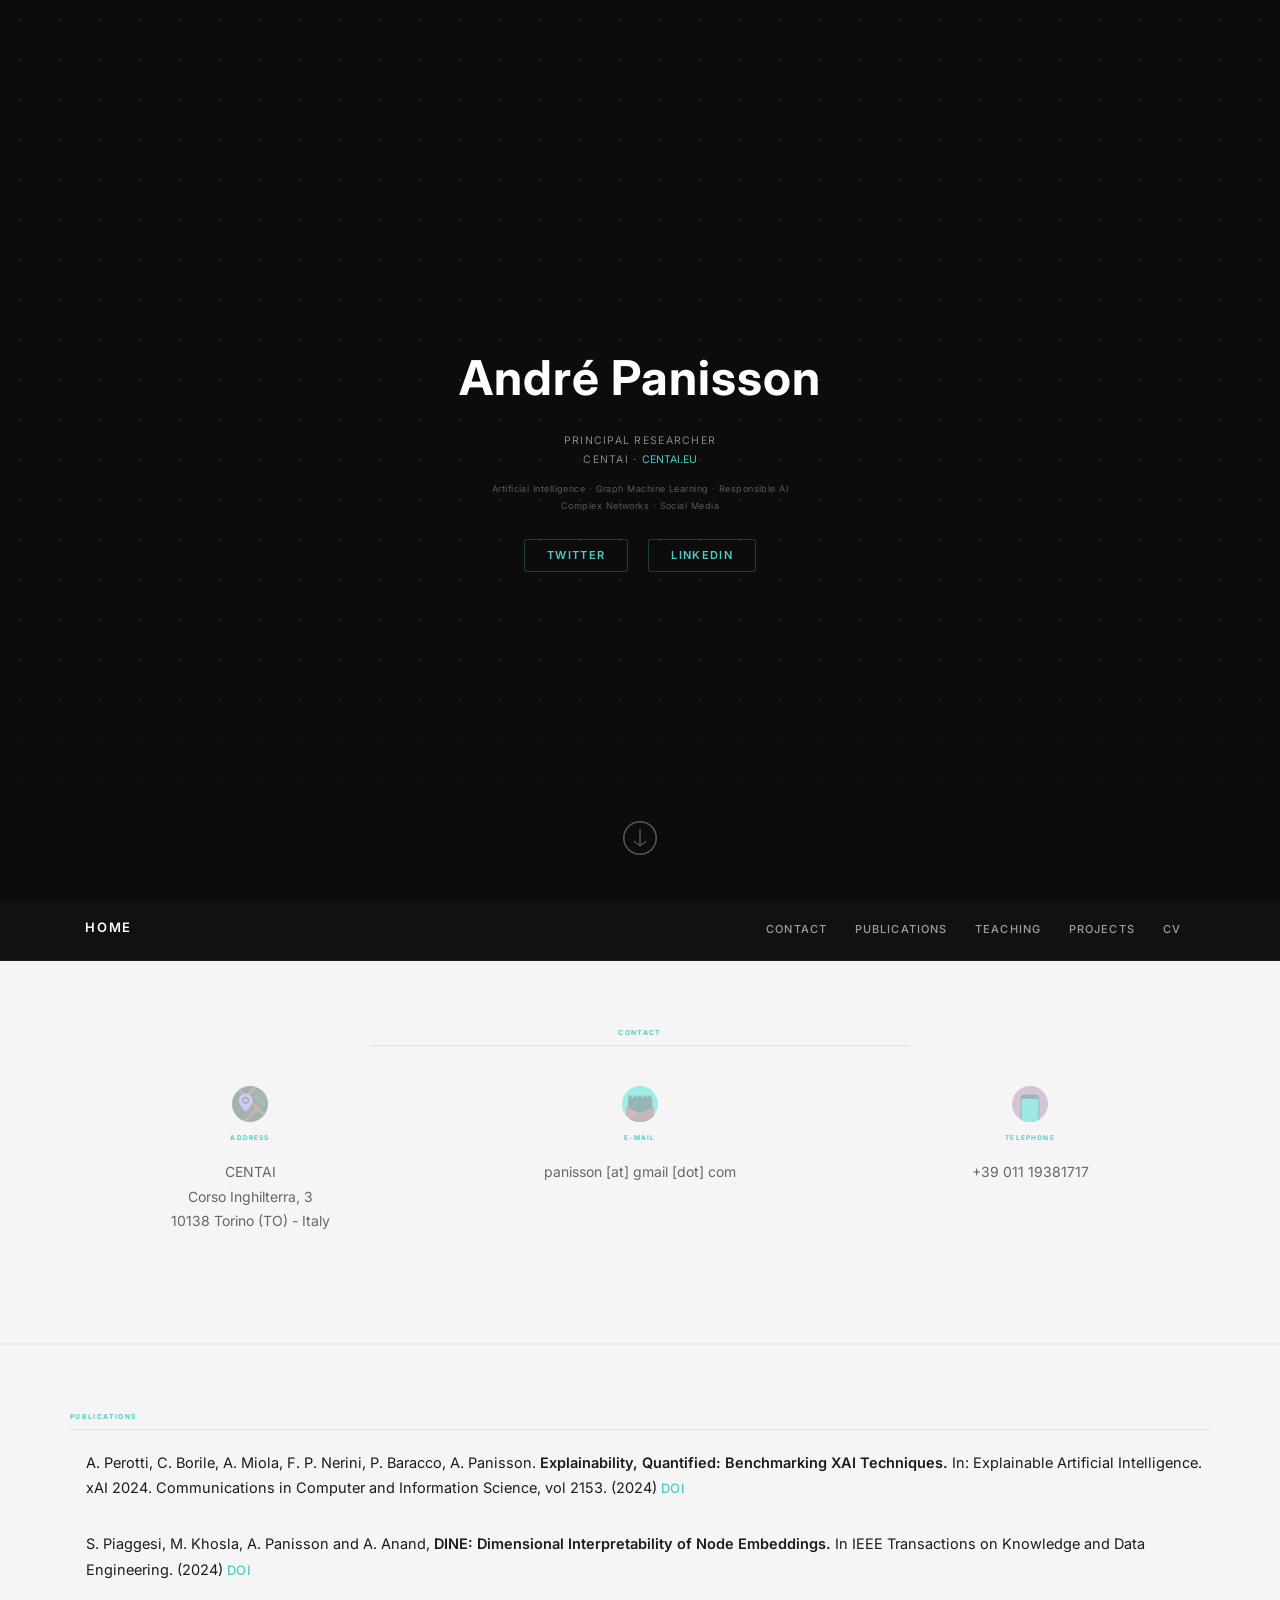
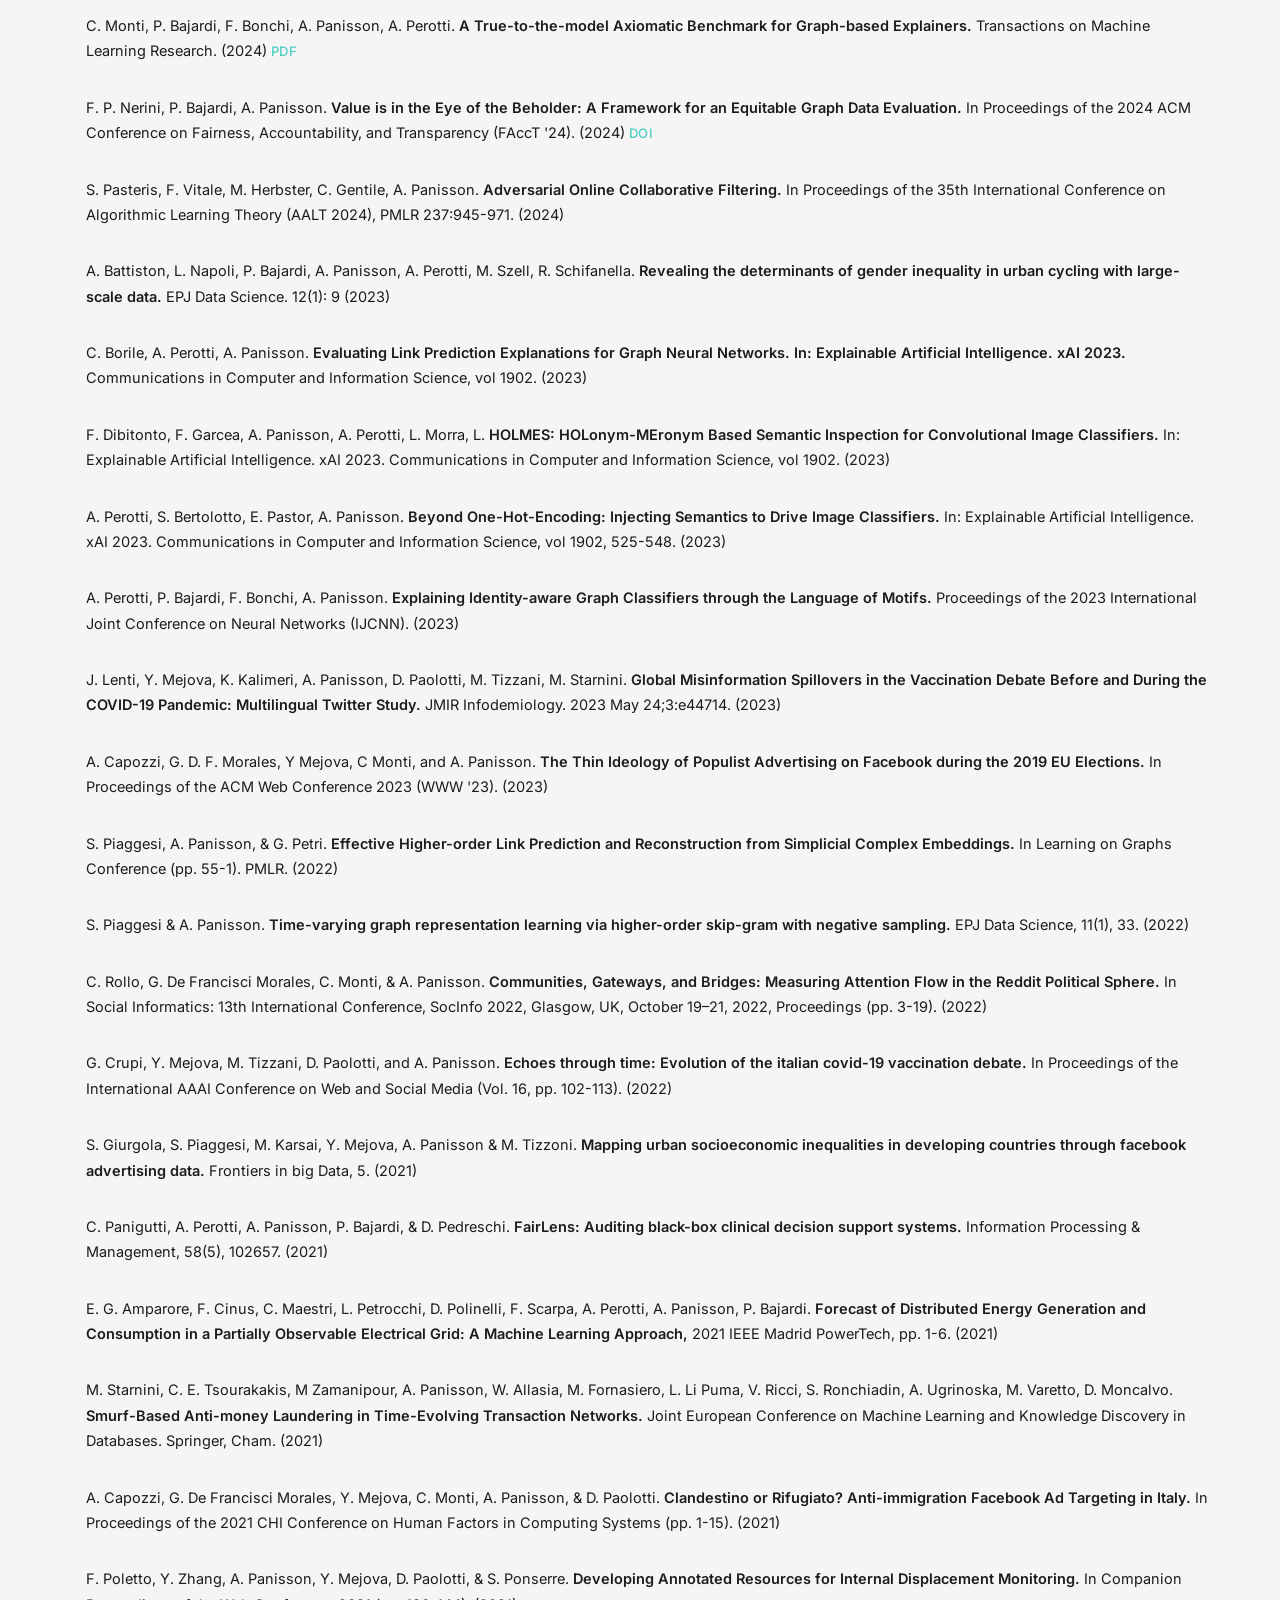
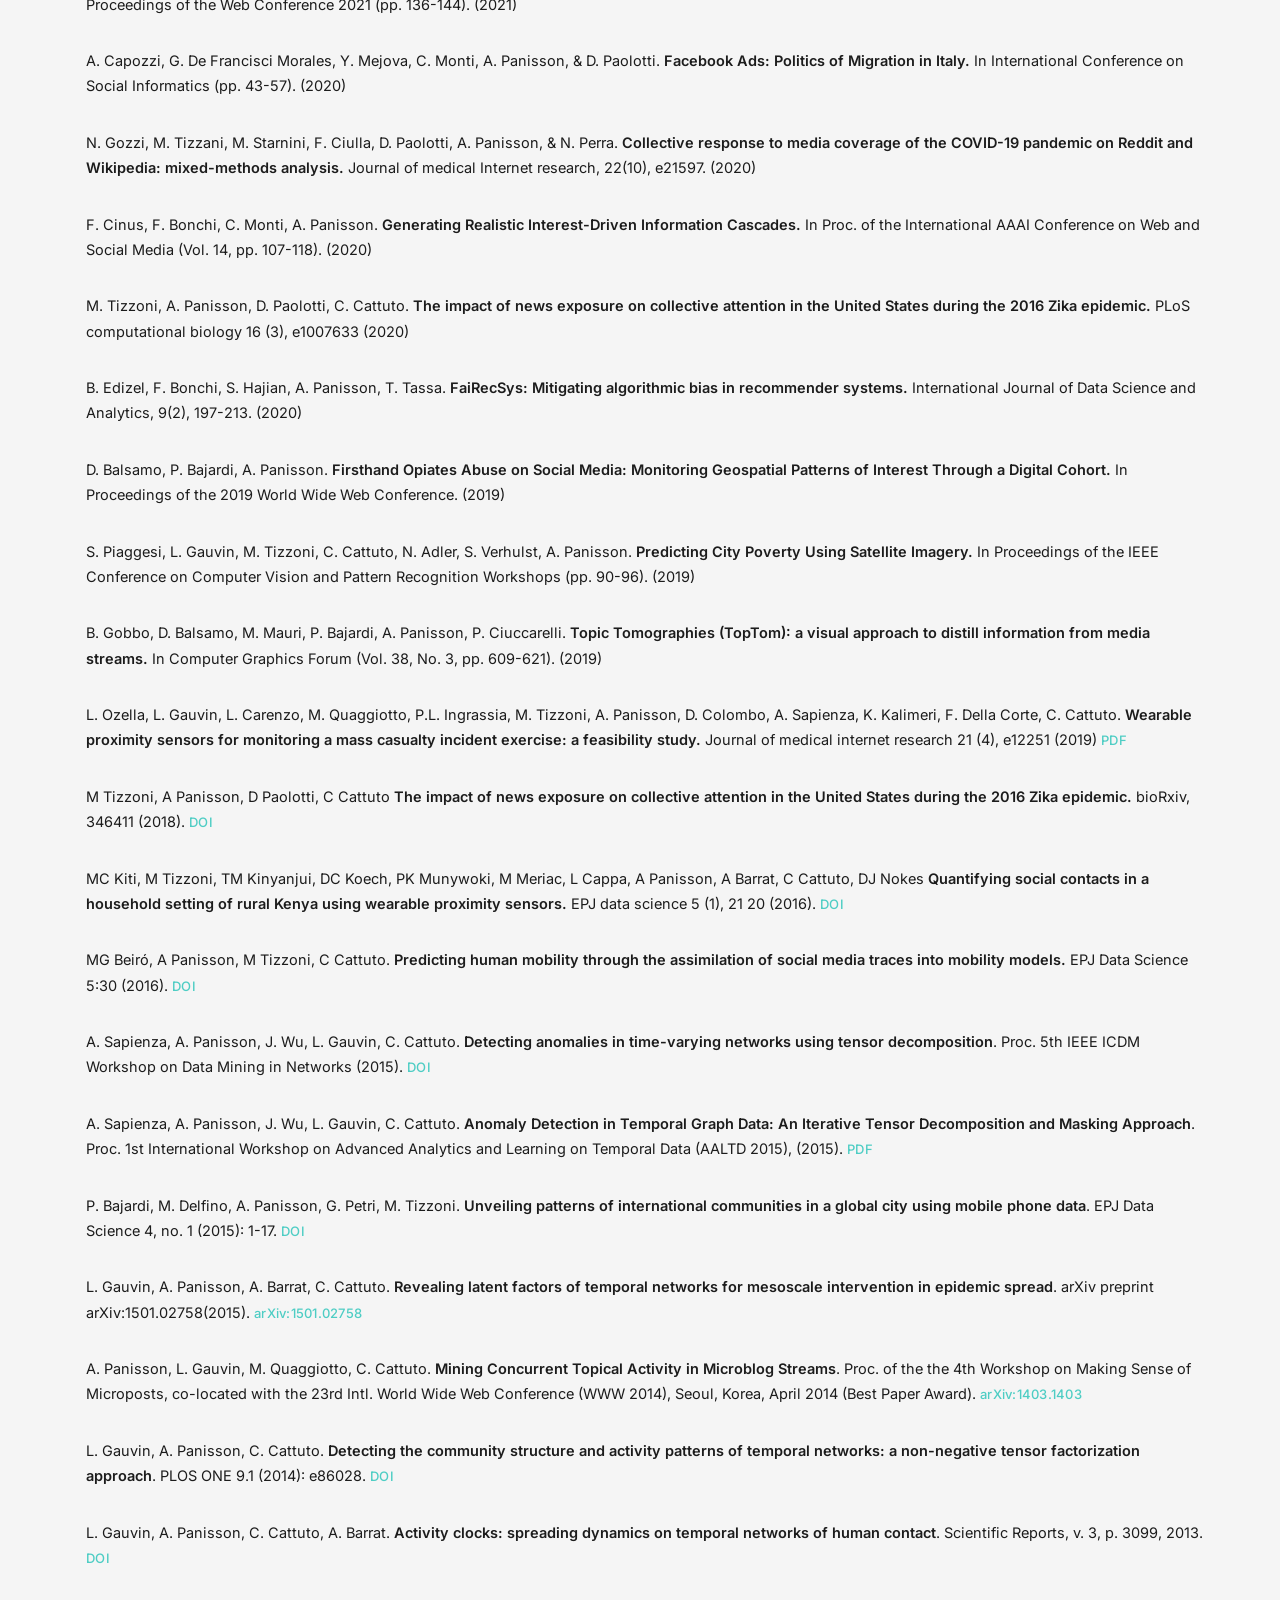
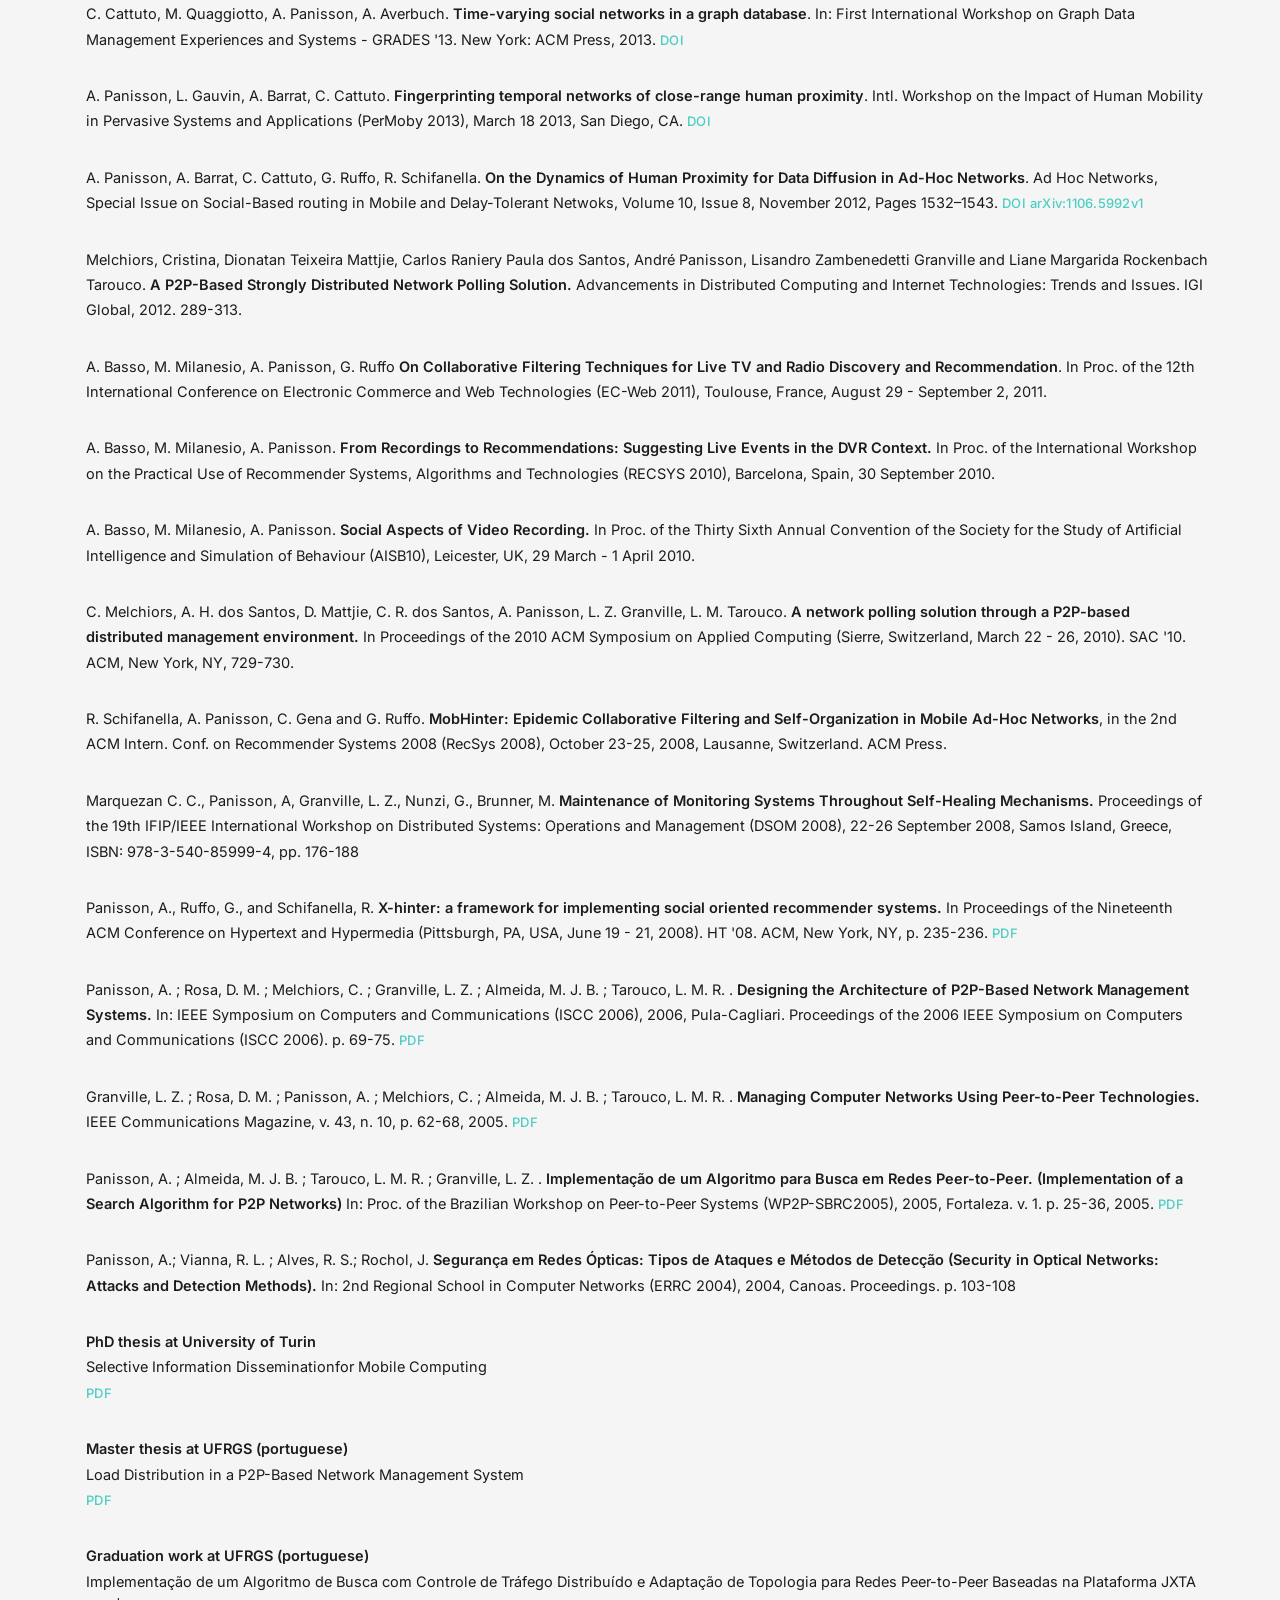
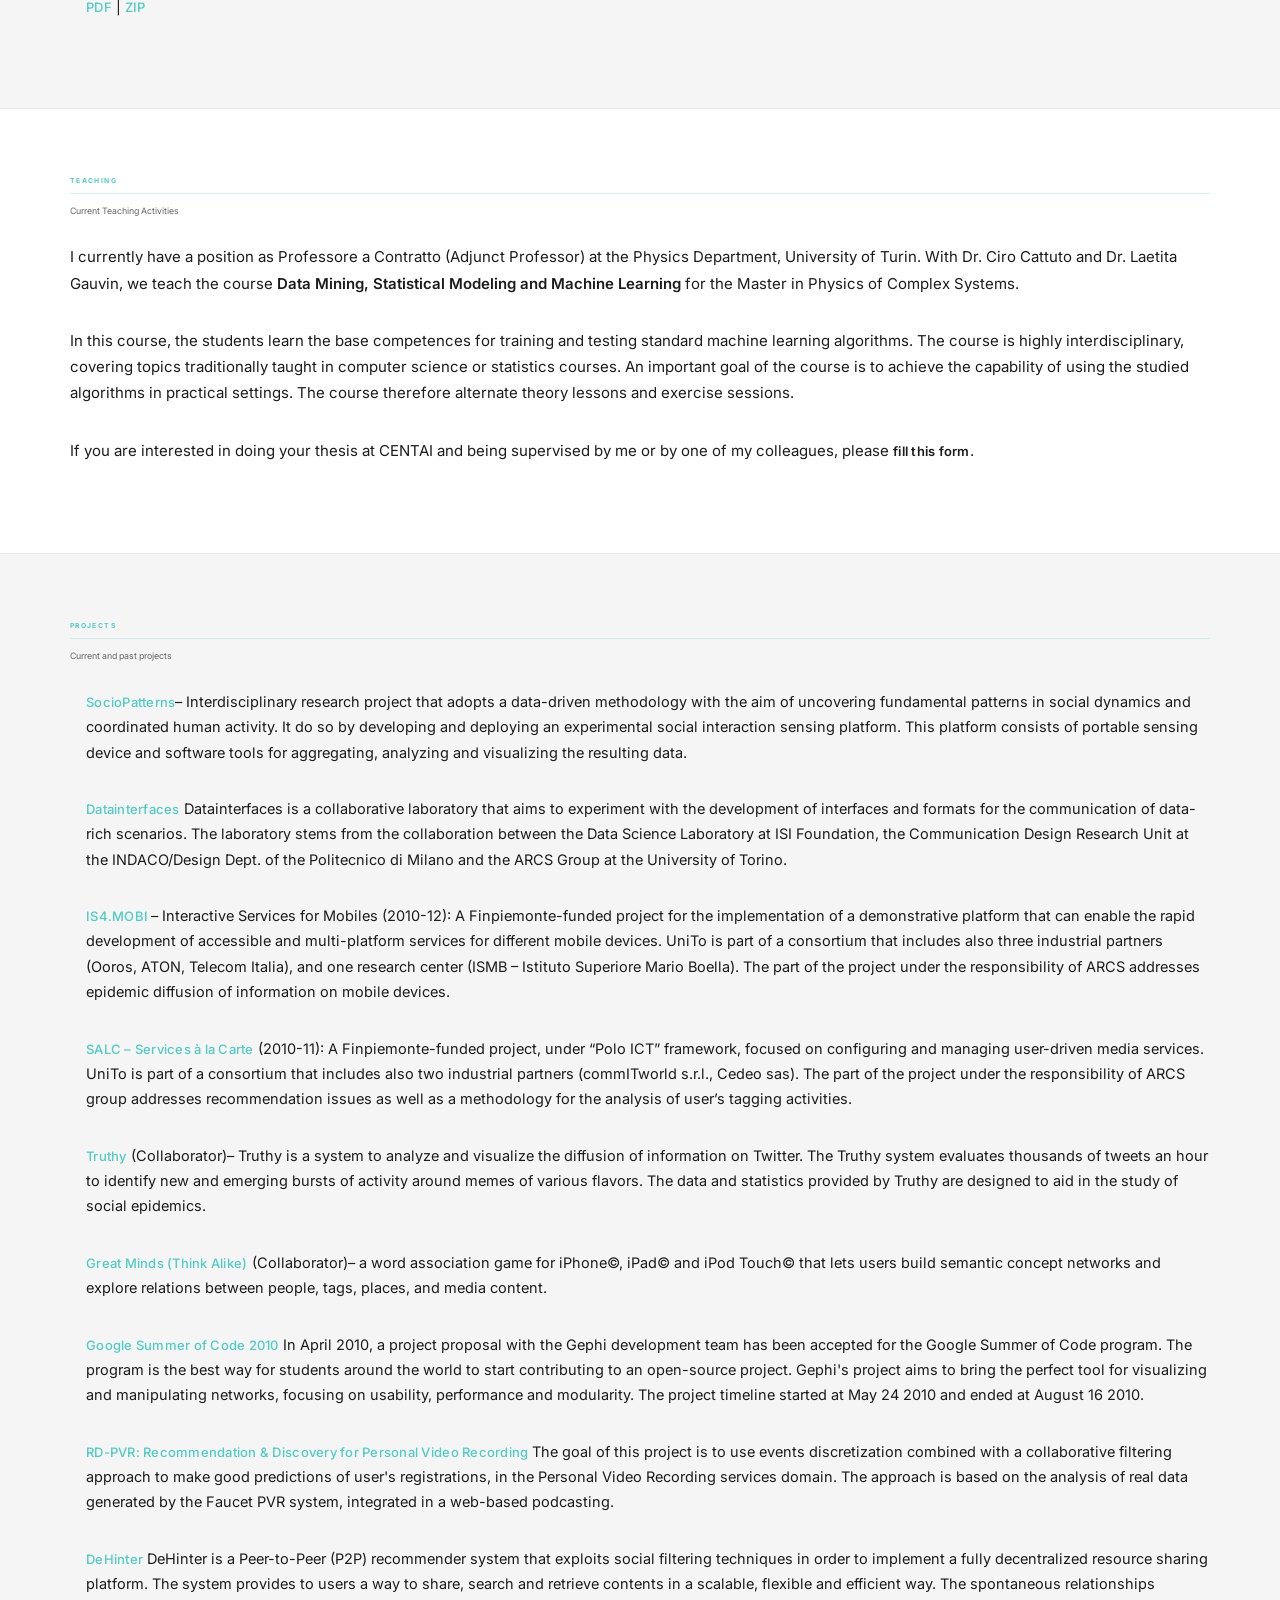
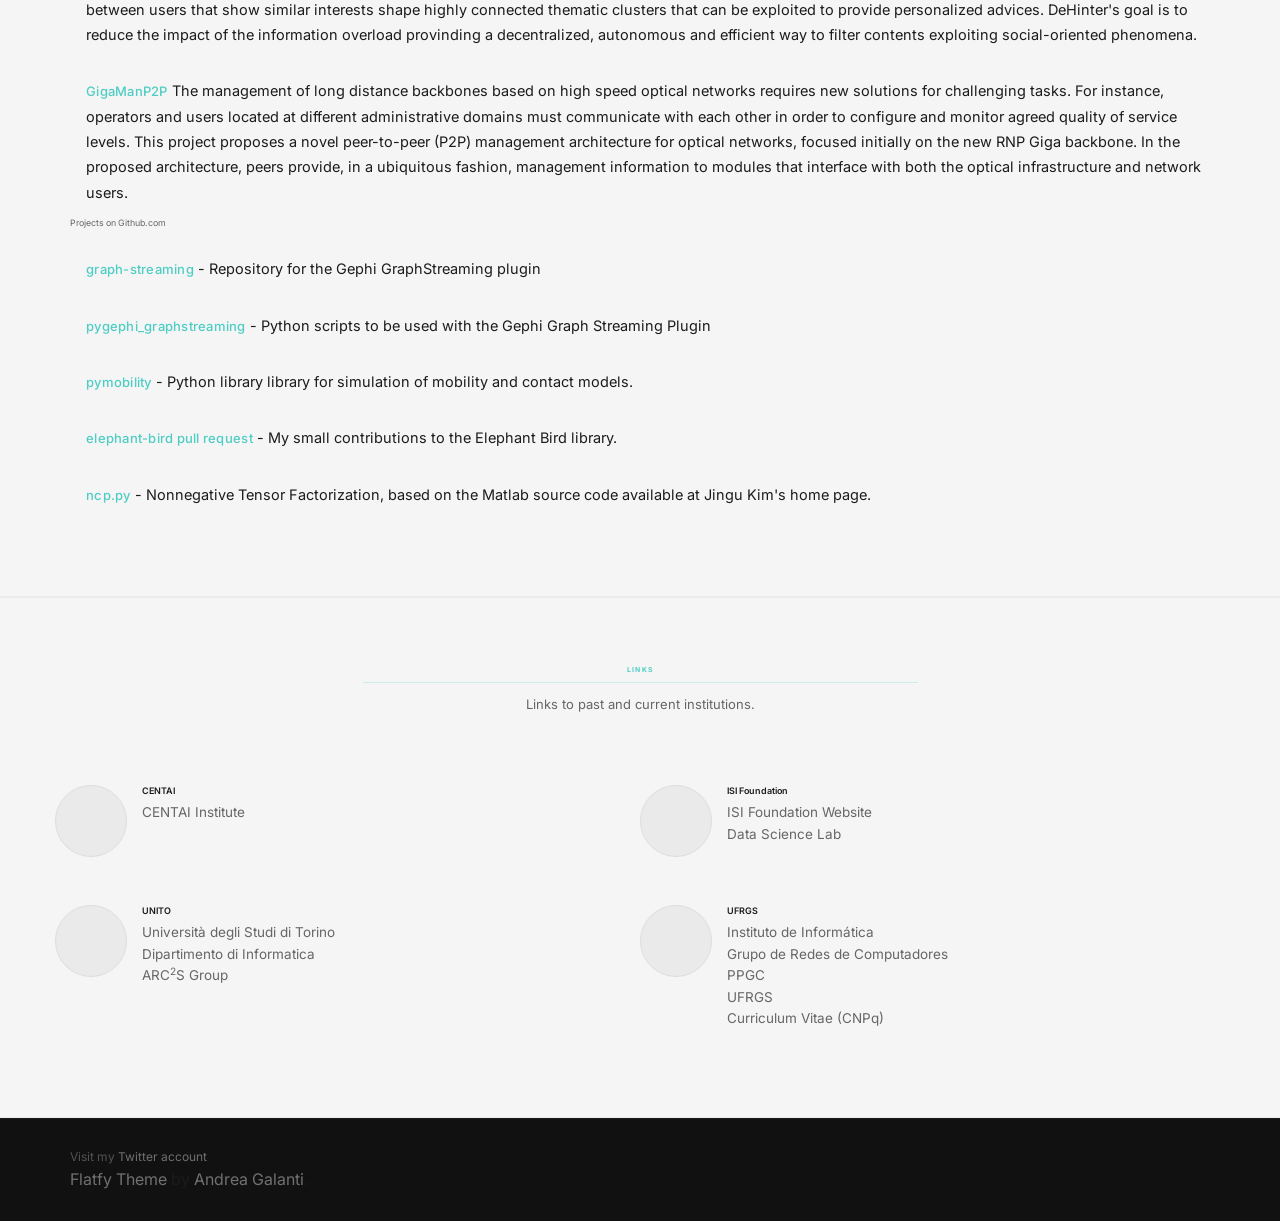
<file: index-old.html>
<!doctype html>
<html lang="en">
<head>
    <meta charset="utf-8">
    <meta name="viewport" content="width=device-width, user-scalable=no, initial-scale=1.0, minimum-scale=1.0, maximum-scale=1.0">
    <meta name="description" content="André Panisson — Principal Researcher at CENTAI. AI, Graph Machine Learning, Responsible AI.">
    <meta name="author" content="André Panisson">

    <title>André Panisson</title>

    <!-- Bootstrap grid -->
    <link href="css/bootstrap.min.css" rel="stylesheet">

    <!-- Font Awesome (local) -->
    <link href="font-awesome/css/font-awesome.min.css" rel="stylesheet">

    <!-- Inter typeface -->
    <link href="https://fonts.googleapis.com/css2?family=Inter:wght@400;500;600;700&display=swap" rel="stylesheet">

    <!-- Site styles -->
    <link href="css/general.css" rel="stylesheet">

</head>

<body id="home">

	<!-- Preloader -->
	<div id="preloader">
		<div id="status"></div>
	</div>

	<!-- FullScreen -->
    <div class="intro-header">
		<div class="col-xs-12 text-center abcen1">
			<h1 class="h1_home wow" data-wow-delay="0.4s">André Panisson</h1>
			<h2 class="h2_home wow" data-wow-delay="0.5s">Principal Researcher<br>CENTAI &middot; <a href="http://centai.eu/">centai.eu</a></h2>
			<h3 class="h3_home wow" data-wow-delay="0.6s">Artificial Intelligence &middot; Graph Machine Learning &middot; Responsible AI <br> Complex Networks &middot; Social Media</h3>
			<ul class="list-inline intro-social-buttons">
				<li><a href="https://twitter.com/apanisson" class="btn  btn-lg mybutton_cyano wow" data-wow-delay="0.8s"><span class="network-name">Twitter</span></a>
				<li><a href="http://it.linkedin.com/pub/andr%C3%A9-panisson/11/163/81a" class="btn  btn-lg mybutton_cyano wow" data-wow-delay="0.8s"><span class="network-name">LinkedIn</span></a>
				</li>
			</ul>
		</div>
        <!-- /.container -->
		<div class="col-xs-12 text-center abcen wow">
			<div class="button_down ">
				<a class="imgcircle wow bounceInUp" data-wow-duration="1.5s"  href="#contact"> <img class="img_scroll" src="img/icon/circle.png" alt=""> </a>
			</div>
		</div>
    </div>

	<!-- NavBar-->
	<nav class="navbar-default" role="navigation">
		<div class="container">
			<div class="navbar-header">
				<button type="button" class="navbar-toggle" data-toggle="collapse" data-target=".navbar-ex1-collapse">
					<span class="sr-only">Toggle navigation</span>
					<span class="icon-bar"></span>
					<span class="icon-bar"></span>
					<span class="icon-bar"></span>
				</button>
				<a class="navbar-brand" href="#home">Home</a>
			</div>

			<div class="collapse navbar-collapse navbar-right navbar-ex1-collapse">
				<ul class="nav navbar-nav">
					<li class="menuItem"><a href="#contact">Contact</a></li>
					<li class="menuItem"><a href="#publications">Publications</a></li>
          <li class="menuItem"><a href="#teaching">Teaching</a></li>
					<li class="menuItem"><a href="#projects">Projects</a></li>
					<li class="menuItem"><a href="docs/curr-en.pdf">CV</a></li>
				</ul>
			</div>

		</div>
	</nav>

	<!-- Contact -->
	<div id="contact" class="content-section-b" style="border-top: 0">
		<div class="container">

			<div class="col-md-6 col-md-offset-3 text-center wrap_title">
				<h2>Contact</h2>
			</div>

			<div class="row">

				<div class="col-sm-4 wow text-center">
				  <img class="rotate" src="img/icon/map.svg" alt="Address">
				  <h3>Address</h3>
				  <p class="lead">CENTAI<br/>
						Corso Inghilterra, 3<br/>
						10138 Torino (TO) - Italy</p>

				</div><!-- /.col-lg-4 -->

				<div class="col-sm-4 wow text-center">
				   <img class="rotate" src="img/icon/letter.svg" alt="E-mail">
				   <h3>E-mail</h3>
				   <p class="lead">panisson [at] gmail [dot] com</p>
				</div><!-- /.col-lg-4 -->

				<div class="col-sm-4 wow text-center">
				   <img class="rotate" src="img/icon/smartphone.svg" alt="Telephone">
				   <h3>Telephone</h3>
					<p class="lead">+39 011 19381717</p>
				</div><!-- /.col-lg-4 -->

			</div><!-- /.row -->
		</div>
	</div>

	<!-- Publications -->
    <div id ="publications" class="content-section-b">

        <div class="container">

            <div class="row">

				<!--div class="col-sm-6 pull-left wow fadeInLeftBig">
                    <img class="img-responsive " src="img/ipad.png" alt="">
                </div-->

                <div class="col-sm-12 wow">
                    <h3 class="section-heading">Publications</h3>
					<div class="sub-title lead3"></div>

<p class="lead">A. Perotti, C. Borile, A. Miola, F. P. Nerini, P. Baracco, A. Panisson. <b>Explainability, Quantified: Benchmarking XAI Techniques.</b> In: Explainable Artificial Intelligence. xAI 2024. Communications in Computer and Information Science, vol 2153. (2024) <a href="https://doi.org/10.1007/978-3-031-63787-2_22">DOI</a> </p>
<p class="lead">S. Piaggesi, M. Khosla, A. Panisson and A. Anand, <b>DINE: Dimensional Interpretability of Node Embeddings.</b> In IEEE Transactions on Knowledge and Data Engineering. (2024) <a href="https://doi.org/10.1109/TKDE.2024.3425460">DOI</a> </p>
<p class="lead">C. Monti, P. Bajardi, F. Bonchi, A. Panisson, A. Perotti. <b>A True-to-the-model Axiomatic Benchmark for Graph-based Explainers.</b> Transactions on Machine Learning Research. (2024) <a href="https://openreview.net/pdf?id=HSQTv3R8Iz">PDF</a> </p>
<p class="lead">F. P. Nerini, P. Bajardi, A. Panisson. <b>Value is in the Eye of the Beholder: A Framework for an Equitable Graph Data Evaluation.</b> In Proceedings of the 2024 ACM Conference on Fairness, Accountability, and Transparency (FAccT '24). (2024) <a href="https://doi.org/10.1145/3630106.3658919">DOI</a></p>
<p class="lead">S. Pasteris, F. Vitale, M. Herbster, C. Gentile, A. Panisson. <b>Adversarial Online Collaborative Filtering.</b> In Proceedings of the 35th International Conference on Algorithmic Learning Theory (AALT 2024), PMLR 237:945-971. (2024)</p>
<p class="lead">A. Battiston, L. Napoli, P. Bajardi, A. Panisson, A. Perotti, M. Szell, R. Schifanella. <b>Revealing the determinants of gender inequality in urban cycling with large-scale data.</b> EPJ Data Science. 12(1): 9 (2023)</p>
<p class="lead">C. Borile, A. Perotti, A. Panisson. <b>Evaluating Link Prediction Explanations for Graph Neural Networks. In: Explainable Artificial Intelligence. xAI 2023.</b> Communications in Computer and Information Science, vol 1902. (2023)</p>
<p class="lead">F. Dibitonto, F. Garcea, A. Panisson, A. Perotti, L. Morra, L. <b>HOLMES: HOLonym-MEronym Based Semantic Inspection for Convolutional Image Classifiers.</b> In: Explainable Artificial Intelligence. xAI 2023. Communications in Computer and Information Science, vol 1902. (2023)</p>
<p class="lead">A. Perotti, S. Bertolotto, E. Pastor, A. Panisson. <b>Beyond One-Hot-Encoding: Injecting Semantics to Drive Image Classifiers.</b> In: Explainable Artificial Intelligence. xAI 2023. Communications in Computer and Information Science, vol 1902, 525-548. (2023)</p>
<p class="lead">A. Perotti, P. Bajardi, F. Bonchi, A. Panisson. <b>Explaining Identity-aware Graph Classifiers through the Language of Motifs.</b> Proceedings of the 2023 International Joint Conference on Neural Networks (IJCNN). (2023)</p>
<p class="lead">J. Lenti, Y. Mejova, K. Kalimeri, A. Panisson, D. Paolotti, M. Tizzani, M. Starnini. <b>Global Misinformation Spillovers in the Vaccination Debate Before and During the COVID-19 Pandemic: Multilingual Twitter Study.</b> JMIR Infodemiology. 2023 May 24;3:e44714. (2023)</p>
<p class="lead">A. Capozzi, G. D. F. Morales, Y Mejova, C Monti, and A. Panisson. <b>The Thin Ideology of Populist Advertising on Facebook during the 2019 EU Elections.</b> In Proceedings of the ACM Web Conference 2023 (WWW '23). (2023)</p>
<p class="lead">S. Piaggesi, A. Panisson, & G. Petri. <b>Effective Higher-order Link Prediction and Reconstruction from Simplicial Complex Embeddings.</b> In Learning on Graphs Conference (pp. 55-1). PMLR. (2022)</p>
<p class="lead">S. Piaggesi & A. Panisson. <b>Time-varying graph representation learning via higher-order skip-gram with negative sampling.</b> EPJ Data Science, 11(1), 33. (2022)</p>
<p class="lead">C. Rollo, G. De Francisci Morales, C. Monti, & A. Panisson. <b>Communities, Gateways, and Bridges: Measuring Attention Flow in the Reddit Political Sphere.</b> In Social Informatics: 13th International Conference, SocInfo 2022, Glasgow, UK, October 19–21, 2022, Proceedings (pp. 3-19). (2022)</p>
<p class="lead">G. Crupi, Y. Mejova, M. Tizzani, D. Paolotti, and A. Panisson. <b>Echoes through time: Evolution of the italian covid-19 vaccination debate.</b> In Proceedings of the International AAAI Conference on Web and Social Media (Vol. 16, pp. 102-113). (2022)</p>
<p class="lead">S. Giurgola, S. Piaggesi, M. Karsai, Y. Mejova, A. Panisson & M. Tizzoni. <b>Mapping urban socioeconomic inequalities in developing countries through facebook advertising data.</b>  Frontiers in big Data, 5. (2021)</p>
<p class="lead">C. Panigutti, A. Perotti, A. Panisson, P. Bajardi, & D. Pedreschi. <b>FairLens: Auditing black-box clinical decision support systems.</b> Information Processing & Management, 58(5), 102657. (2021)</p>
<p class="lead">E. G. Amparore, F. Cinus, C. Maestri, L. Petrocchi, D. Polinelli, F. Scarpa, A. Perotti, A. Panisson, P. Bajardi. <b>Forecast of Distributed Energy Generation and Consumption in a Partially Observable Electrical Grid: A Machine Learning Approach,</b> 2021 IEEE Madrid PowerTech, pp. 1-6. (2021)</p>
<p class="lead">M. Starnini, C. E. Tsourakakis, M Zamanipour, A. Panisson, W. Allasia, M. Fornasiero, L. Li Puma, V. Ricci, S. Ronchiadin, A. Ugrinoska, M. Varetto, D. Moncalvo. <b>Smurf-Based Anti-money Laundering in Time-Evolving Transaction Networks.</b> Joint European Conference on Machine Learning and Knowledge Discovery in Databases. Springer, Cham. (2021)</p>
<p class="lead">A. Capozzi, G. De Francisci Morales, Y. Mejova, C. Monti, A. Panisson, & D. Paolotti. <b>Clandestino or Rifugiato? Anti-immigration Facebook Ad Targeting in Italy.</b> In Proceedings of the 2021 CHI Conference on Human Factors in Computing Systems (pp. 1-15). (2021)</p>
<p class="lead">F. Poletto, Y. Zhang, A. Panisson, Y. Mejova, D. Paolotti, & S. Ponserre. <b>Developing Annotated Resources for Internal Displacement Monitoring.</b> In Companion Proceedings of the Web Conference 2021 (pp. 136-144). (2021)</p>
<p class="lead">A. Capozzi, G. De Francisci Morales, Y. Mejova, C. Monti, A. Panisson, & D. Paolotti. <b>Facebook Ads: Politics of Migration in Italy.</b> In International Conference on Social Informatics (pp. 43-57). (2020)</p>
<p class="lead">N. Gozzi, M. Tizzani, M. Starnini, F. Ciulla, D. Paolotti, A. Panisson, & N. Perra. <b>Collective response to media coverage of the COVID-19 pandemic on Reddit and Wikipedia: mixed-methods analysis.</b> Journal of medical Internet research, 22(10), e21597. (2020)</p>
<p class="lead">F. Cinus, F. Bonchi, C. Monti, A. Panisson. <b>Generating Realistic Interest-Driven Information Cascades.</b> In Proc. of the International AAAI Conference on Web and Social Media (Vol. 14, pp. 107-118). (2020)</p>
<p class="lead">M. Tizzoni, A. Panisson, D. Paolotti, C. Cattuto. <b>The impact of news exposure on collective attention in the United States during the 2016 Zika epidemic.</b> PLoS computational biology 16 (3), e1007633 (2020)</p>
<p class="lead">B. Edizel, F. Bonchi, S. Hajian, A. Panisson, T. Tassa. <b>FaiRecSys: Mitigating algorithmic bias in recommender systems.</b> International Journal of Data Science and Analytics, 9(2), 197-213. (2020)</p>
<p class="lead">D. Balsamo, P. Bajardi, A. Panisson. <b>Firsthand Opiates Abuse on Social Media: Monitoring Geospatial Patterns of Interest Through a Digital Cohort.</b> In Proceedings of the 2019 World Wide Web Conference. (2019)</p>
<p class="lead">S. Piaggesi, L. Gauvin, M. Tizzoni, C. Cattuto, N. Adler, S. Verhulst, A. Panisson. <b>Predicting City Poverty Using Satellite Imagery.</b> In Proceedings of the IEEE Conference on Computer Vision and Pattern Recognition Workshops (pp. 90-96). (2019)</p>
<p class="lead">B. Gobbo, D. Balsamo, M. Mauri, P. Bajardi, A. Panisson, P. Ciuccarelli. <b>Topic Tomographies (TopTom): a visual approach to distill information from media streams.</b> In Computer Graphics Forum (Vol. 38, No. 3, pp. 609-621). (2019)</p>
<p class="lead">L. Ozella, L. Gauvin, L. Carenzo, M. Quaggiotto, P.L. Ingrassia, M. Tizzoni, A. Panisson, D. Colombo, A. Sapienza, K. Kalimeri, F. Della Corte, C. Cattuto. <b>Wearable proximity sensors for monitoring a mass casualty incident exercise: a feasibility study.</b> Journal of medical internet research 21 (4), e12251 (2019) <a href="https://arxiv.org/abs/1809.06887">PDF</a></p>

<p class="lead">M Tizzoni, A Panisson, D Paolotti, C Cattuto
<b>The impact of news exposure on collective attention in the United States during the 2016 Zika epidemic.</b>
bioRxiv, 346411		(2018).
<a href="https://doi.org/10.1101/346411">DOI</a></p>

<p class="lead">MC Kiti, M Tizzoni, TM Kinyanjui, DC Koech, PK Munywoki, M Meriac, L Cappa, A Panisson, A Barrat, C Cattuto, DJ Nokes
<b>Quantifying social contacts in a household setting of rural Kenya using wearable proximity sensors.</b>
EPJ data science 5 (1), 21	20	(2016).
<a href="http://dx.doi.org/10.1109/ICDMW.2015.128">DOI</a></p>

<p class="lead">MG Beiró, A Panisson, M Tizzoni, C Cattuto.
<b>Predicting human mobility through the assimilation of social media traces into mobility models.</b>
EPJ Data Science 5:30 (2016).
<a href="https://doi.org/10.1140/epjds/s13688-016-0092-2">DOI</a></p>

<p class="lead">A. Sapienza, A. Panisson, J. Wu, L. Gauvin, C. Cattuto.
<b>Detecting anomalies in time-varying networks using tensor decomposition</b>.
Proc. 5th IEEE ICDM Workshop on Data Mining in Networks (2015).
<a href="http://dx.doi.org/10.1109/ICDMW.2015.128">DOI</a></p>

<p class="lead">A. Sapienza, A. Panisson, J. Wu, L. Gauvin, C. Cattuto.
<b>Anomaly Detection in Temporal Graph Data: An Iterative Tensor Decomposition and Masking Approach</b>.
Proc. 1st International Workshop on Advanced Analytics and Learning on Temporal Data (AALTD 2015), (2015).
<a href="http://www.isi.it/wp-content/uploads/publication/document/paper16_1441115818.pdf">PDF</a></p>

<p class="lead">P. Bajardi, M. Delfino, A. Panisson, G. Petri, M. Tizzoni.
<b>Unveiling patterns of international communities in a global city using mobile phone data</b>.
EPJ Data Science 4, no. 1 (2015): 1-17.
<a href="http://dx.doi.org/10.1140/epjds/s13688-015-0041-5">DOI</a></p>

<p class="lead">L. Gauvin, A. Panisson, A. Barrat, C. Cattuto.
<b>Revealing latent factors of temporal networks for mesoscale intervention in epidemic spread</b>.
arXiv preprint arXiv:1501.02758(2015).
<a href="http://arxiv.org/abs/1501.02758">arXiv:1501.02758</a></p>

<p class="lead">A. Panisson, L. Gauvin, M. Quaggiotto, C. Cattuto. <b>Mining Concurrent Topical Activity in Microblog Streams</b>.
Proc. of the the 4th Workshop on Making Sense of Microposts, co-located with the 23rd Intl. World Wide Web Conference (WWW 2014),
Seoul, Korea, April 2014 (Best Paper Award).
<a href="http://arxiv.org/abs/1403.1403">arXiv:1403.1403</a></p>

<p class="lead">L. Gauvin, A. Panisson, C. Cattuto. <b>Detecting the community structure and activity patterns of temporal networks: a non-negative tensor factorization approach</b>. PLOS ONE 9.1 (2014): e86028.
<a href="http://dx.doi.org/10.1371/journal.pone.0086028">DOI</a></p>

<p class="lead">L. Gauvin, A. Panisson, C. Cattuto, A. Barrat. <b>Activity clocks: spreading dynamics on temporal networks of human contact</b>. Scientific Reports, v. 3, p. 3099, 2013. <a href="http://dx.doi.org/10.1038/srep03099">DOI</a></p>

<p class="lead">C. Cattuto, M. Quaggiotto, A. Panisson, A. Averbuch. <b>Time-varying social networks in a graph database</b>. In: First International Workshop on Graph Data Management Experiences and Systems - GRADES '13. New York: ACM Press, 2013.
<a href="http://dx.doi.org/10.1145/2484425.2484442">DOI</a></p>

<p class="lead">A. Panisson, L. Gauvin, A. Barrat, C. Cattuto. <b>Fingerprinting temporal networks of close-range human proximity</b>. Intl. Workshop on the Impact of Human Mobility in Pervasive Systems and Applications (PerMoby 2013), March 18 2013, San Diego, CA.
<a href="http://dx.doi.org/10.1109/PerComW.2013.6529492">DOI</a></p>

<p class="lead">A. Panisson, A. Barrat, C. Cattuto, G. Ruffo, R.
Schifanella. <b>On the Dynamics of Human Proximity for Data Diffusion in Ad-Hoc Networks</b>.
Ad Hoc Networks, Special Issue on Social-Based routing in Mobile and Delay-Tolerant Netwoks, Volume 10, Issue 8, November 2012, Pages 1532–1543. <a href="http://dx.doi.org/10.1016/j.adhoc.2011.06.003">DOI</a> <a href="http://arxiv.org/abs/1106.5992v1">arXiv:1106.5992v1</a></p>

<p class="lead">
Melchiors, Cristina, Dionatan Teixeira Mattjie, Carlos Raniery Paula dos Santos, André Panisson, Lisandro Zambenedetti Granville and Liane Margarida Rockenbach Tarouco.
<b>A P2P-Based Strongly Distributed Network Polling Solution.</b>
Advancements in Distributed Computing and Internet Technologies: Trends and Issues. IGI Global, 2012. 289-313.</p>

<p class="lead">A. Basso, M. Milanesio, A. Panisson, G. Ruffo <b>On Collaborative Filtering Techniques for Live
TV and Radio Discovery and Recommendation</b>. In Proc. of the 12th International Conference on Electronic Commerce and Web Technologies (EC-Web 2011),
Toulouse, France, August 29 - September 2, 2011.</p>

<p class="lead">A. Basso, M. Milanesio, A. Panisson.<b> From Recordings to Recommendations:
Suggesting Live Events in the DVR Context.</b> In Proc. of the International Workshop on the
Practical Use of Recommender Systems, Algorithms and Technologies (RECSYS
2010), Barcelona, Spain, 30 September 2010.</p>

<p class="lead">A. Basso, M. Milanesio, A. Panisson.<b> Social Aspects of Video Recording.</b>
In Proc. of the Thirty Sixth Annual Convention of the Society for the Study of Artificial Intelligence and Simulation of
Behaviour (AISB10), Leicester, UK, 29 March - 1 April 2010.</p>

<p class="lead">C. Melchiors, A. H. dos Santos, D. Mattjie, C. R. dos
Santos, A. Panisson, L. Z. Granville, L. M. Tarouco.<b> A network polling solution through a
P2P-based distributed management environment.</b> In Proceedings of the 2010 ACM Symposium on Applied
Computing (Sierre, Switzerland, March 22 - 26, 2010). SAC '10. ACM, New York,
NY, 729-730.</p>

<p class="lead">R. Schifanella, A. Panisson, C. Gena and G. Ruffo. <b>MobHinter:
Epidemic Collaborative Filtering and Self-Organization in Mobile Ad-Hoc
Networks</b>, in the 2nd ACM Intern. Conf. on Recommender Systems 2008 (RecSys
2008), October 23-25, 2008, Lausanne, Switzerland. ACM Press.</p>

<p class="lead">Marquezan C. C., Panisson, A, Granville, L. Z., Nunzi,
G., Brunner, M.<b> Maintenance of
Monitoring Systems Throughout Self-Healing Mechanisms.</b> Proceedings of the 19th IFIP/IEEE International
Workshop on Distributed Systems: Operations and Management (DSOM 2008), 22-26
September 2008, Samos Island, Greece, ISBN: 978-3-540-85999-4, pp. 176-188</p>

<p class="lead">Panisson, A., Ruffo, G., and Schifanella, R.
<b>X-hinter: a framework for implementing social oriented recommender systems.</b>
In Proceedings of the Nineteenth ACM Conference on Hypertext and Hypermedia (Pittsburgh, PA, USA, June 19 - 21, 2008).
HT '08. ACM, New York, NY, p. 235-236.
<a href="http://doi.acm.org/10.1145/1379092.1379142">PDF</a></p>

<p class="lead">Panisson, A. ; Rosa, D. M. ; Melchiors, C. ; Granville, L. Z. ; Almeida, M. J. B. ; Tarouco, L. M. R. .
<b>Designing the Architecture of P2P-Based Network Management Systems.</b>
In: IEEE Symposium on Computers and Communications (ISCC 2006), 2006, Pula-Cagliari.
Proceedings of the 2006 IEEE Symposium on Computers and Communications (ISCC 2006). p. 69-75.
<a href="http://dx.doi.org/10.1109/ISCC.2006.60">PDF</a></p>

<p class="lead">Granville, L. Z. ; Rosa, D. M. ; Panisson, A. ; Melchiors, C. ; Almeida, M. J. B. ; Tarouco, L. M. R. .
<b>Managing Computer Networks Using Peer-to-Peer Technologies. </b>
IEEE Communications Magazine, v. 43, n. 10, p. 62-68, 2005.
<a href="http://ieeexplore.ieee.org/iel5/35/32552/01522126.pdf?tp=&isnumber=32552&arnumber=1522126">PDF</a></p></p>

<p class="lead">Panisson, A. ; Almeida, M. J. B. ; Tarouco, L. M. R. ; Granville, L. Z. .
<b>Implementação de um Algoritmo para Busca em Redes Peer-to-Peer. (Implementation of a Search Algorithm for P2P Networks)</b>
In: Proc. of the Brazilian Workshop on Peer-to-Peer Systems (WP2P-SBRC2005), 2005, Fortaleza. v. 1. p. 25-36, 2005.
<a href="http://www.sbrc2007.ufpa.br/anais/2005/WP2P/P2P%2003.pdf">PDF</a></p>

<p class="lead">Panisson, A.; Vianna, R. L. ; Alves, R. S.; Rochol, J.
<b>Segurança em Redes Ópticas: Tipos de Ataques e Métodos de Detecção (Security in Optical Networks: Attacks and Detection Methods). </b>
In: 2nd Regional School in Computer Networks (ERRC 2004), 2004, Canoas. Proceedings. p. 103-108</p>


<p class="lead"><b>PhD thesis at University of Turin</b><br>
Selective Information Disseminationfor Mobile Computing<br>
<a href="public/thesis_panisson.pdf">PDF</a></p>

<p class="lead"><b>Master thesis at UFRGS (portuguese)</b><br>
Load Distribution in a P2P-Based Network Management System<br>
<a href="public/Panisson-Dissert.pdf">PDF</a></p>

<p class="lead"><b>Graduation work at UFRGS (portuguese)</b><br>
Implementação de um Algoritmo de Busca com Controle de Tráfego Distribuído e
Adaptação de Topologia para Redes Peer-to-Peer Baseadas na Plataforma JXTA<br>
<a href="public/tfpanisson2003.pdf">PDF</a> | <a href="public/tfpanisson2003.zip">ZIP</a></p>


				</div>
            </div>
        </div>
        <!-- /.container -->
    </div>



    <!-- Teaching -->
      <div id ="teaching" class="content-section-a">

          <div class="container">

              <div class="row">

  				<!--div class="col-sm-6 pull-right wow fadeInRightBig">
                      <img class="img-responsive " src="img/ipad.png" alt="">
                  </div-->

                  <div class="col-sm-12 wow">
                      <h3 class="section-heading">Teaching</h3>
  					<div class="sub-title lead3">Current Teaching Activities</div>

<p class="lead">I currently have a position as Professore a Contratto (Adjunct Professor)
  at the Physics Department, University of Turin.
  With Dr. Ciro Cattuto and Dr. Laetita Gauvin, we teach the course
  <b>Data Mining, Statistical Modeling and Machine Learning</b> for
  the Master in Physics of Complex Systems.</p>

<p class="lead">In this course, the students learn the base competences for training and
  testing standard machine learning algorithms.
  The course is highly interdisciplinary, covering topics traditionally taught in
  computer science or statistics courses.
  An important goal of the course is to achieve the capability of using
  the studied algorithms in practical settings.
  The course therefore alternate theory lessons and exercise sessions.</p>

<p class="lead">If you are interested in doing your thesis at CENTAI
  and being supervised by me or by one of my colleagues, please
  <a href="http://bit.ly/isithesis"><b>fill this form</b></a>.</p>

  				</div>
              </div>
          </div>
          <!-- /.container -->
      </div>


	<!-- Projects -->
    <div id ="projects" class="content-section-b">

        <div class="container">

            <div class="row">

				<!--div class="col-sm-6 pull-right wow fadeInRightBig">
                    <img class="img-responsive " src="img/ipad.png" alt="">
                </div-->

                <div class="col-sm-12 wow">
                    <h3 class="section-heading">Projects</h3>
					<div class="sub-title lead3">Current and past projects</div>


<p class="lead"><a href="http://www.sociopatterns.org/">SocioPatterns</a>–
Interdisciplinary research project that adopts a data-driven methodology with the aim of uncovering fundamental patterns in social dynamics and coordinated human activity. It do so by developing and deploying an experimental social interaction sensing platform. This platform consists of portable sensing device and software tools for aggregating, analyzing and visualizing the resulting data.</p>

<p class="lead"><a href="http://www.datainterfaces.org/">Datainterfaces</a>
Datainterfaces is a collaborative laboratory that aims to experiment with the development of interfaces and formats for the communication of data-rich scenarios. The laboratory stems from the collaboration between the Data Science Laboratory at ISI Foundation, the Communication Design Research Unit at the INDACO/Design Dept. of the Politecnico di Milano and the ARCS Group at the University of Torino.</p>

<p class="lead"><a href="http://is4mobi.di.unito.it">IS4.MOBI </a>– Interactive Services for Mobiles (2010-12): A Finpiemonte-funded project for the implementation of a demonstrative platform that can enable the rapid development of accessible and multi-platform services for different mobile devices. UniTo is part of a consortium that includes also three industrial partners (Ooros, ATON, Telecom Italia), and one research center (ISMB – Istituto Superiore Mario Boella). The part of the project under the responsibility of ARCS addresses epidemic diffusion of information on mobile devices.</p>

<p class="lead"><a title="Salc" href="http://www.salc-project.eu/">SALC &#8211; Services à la Carte</a> (2010-11): A Finpiemonte-funded project, under “Polo ICT” framework, focused on configuring and managing user-driven media services. UniTo is part of a consortium that includes also two industrial partners (commITworld s.r.l., Cedeo sas). The part of the project under the responsibility of ARCS  group addresses recommendation issues as well as a methodology for the analysis of user&#8217;s tagging activities.</p>

<p class="lead"><a title="Truthy" href="http://truthy.indiana.edu/">Truthy</a> (Collaborator)– Truthy is a system to analyze and visualize the diffusion of information on Twitter. The Truthy system evaluates thousands of tweets an hour to identify new and emerging bursts of activity around memes of various flavors. The data and statistics provided by Truthy are designed to aid in the study of social epidemics.</p>

<p class="lead"><a title="Great Minds" href="http://greatminds.givealink.org/">Great Minds (Think Alike)</a> (Collaborator)– a word association game for iPhone&copy;, iPad&copy; and iPod Touch&copy; that lets users build semantic concept networks and explore relations between people, tags, places, and media content.</p>

<p class="lead"><a href="http://gephi.org/2010/gsoc-2010-mid-term-graph-streaming-api/">Google Summer of Code 2010</a>
	In April 2010, a project proposal with the Gephi development team has been accepted for the Google Summer of Code program. The program is the best way for students around the world to start contributing to an open-source project. Gephi's project aims to bring the perfect tool for visualizing and manipulating networks, focusing on usability, performance and modularity. The project timeline started at May 24 2010 and ended at August 16 2010.</p>

<p class="lead"><a href="http://vcast.it/">RD-PVR: Recommendation &amp; Discovery for Personal Video Recording</a>
The goal of this project is to use events discretization combined with a collaborative filtering approach to make good predictions of user's registrations, in the Personal Video Recording services domain. The approach is based on the analysis of real data generated by the Faucet PVR system, integrated in a web-based podcasting.</p>

<p class="lead"><a href="http://dehinter.di.unito.it">DeHinter</a>
DeHinter is a Peer-to-Peer (P2P) recommender system that exploits social filtering techniques in order to implement a fully decentralized resource sharing platform.
The system provides to users a way to share, search and retrieve contents in a scalable, flexible and efficient way. The spontaneous relationships between users that show similar interests shape highly connected thematic clusters that can be exploited to provide personalized advices.
DeHinter's goal is to reduce the impact of the information overload provinding a decentralized, autonomous and efficient way to filter contents exploiting social-oriented phenomena.
</p>

<p class="lead"><a href="http://www.lia.ufc.br/~neuman/lisandro-ict2005.pdf">GigaManP2P</a>
The management of long distance backbones based on high speed optical networks requires new solutions for challenging tasks. For instance, operators and users located at different administrative domains must communicate with each other in order to configure and monitor agreed quality of service levels. This project proposes a novel peer-to-peer (P2P) management architecture for optical networks, focused initially on the new RNP Giga backbone. In the proposed architecture, peers provide, in a ubiquitous fashion, management information to modules that interface with both the optical infrastructure and network users.
</p>


<div class="sub-title lead3">Projects on Github.com</div>

<p class="lead"><a href="https://github.com/gephi/gephi-plugins/tree/graph-streaming">graph-streaming</a> - Repository for the Gephi GraphStreaming plugin</p>
<p class="lead"><a href="https://github.com/panisson/pygephi_graphstreaming">pygephi_graphstreaming</a> - Python scripts to be used with the Gephi Graph Streaming Plugin</p>
<p class="lead"><a href="https://github.com/panisson/pymobility">pymobility</a> - Python library library for simulation of mobility and contact models.</p>
<p class="lead"><a href="https://github.com/kevinweil/elephant-bird/pull/176">elephant-bird pull request</a> - My small contributions to the Elephant Bird library.</p>
<p class="lead"><a href="https://gist.github.com/panisson/7719245">ncp.py</a> - Nonnegative Tensor Factorization, based on the Matlab source code available at Jingu Kim's home page.</p>




				</div>
            </div>
        </div>
        <!-- /.container -->
    </div>


	<div id="links" class="content-section-b">
		<div class="container">
			<div class="row">
			    <div class="col-md-6 col-md-offset-3 text-center wrap_title">
				    <h2>Links</h2>
				    <p class="lead" style="margin-top:0">Links to past and current institutions.</p>
			    </div>
			</div>

            <div class="row tworow">
                <div class="col-sm-6  block wow bounceIn">
	                <div class="row">
		                <div class="col-md-4 box-icon rotate">
			                <i class="fa fa-university fa-4x "> </i>
		                </div>
		                <div class="col-md-8 box-ct">
			                <h3> CENTAI </h3>
			                <p><a href="http://centai.eu/">CENTAI Institute</a><br>
		                </div>
                    </div>
                 </div>

                <div class="col-sm-6  block wow bounceIn">
	                <div class="row">
		                <div class="col-md-4 box-icon rotate">
			                <i class="fa fa-university fa-4x "> </i>
		                </div>
		                <div class="col-md-8 box-ct">
			                <h3> ISI Foundation </h3>
			                <p><a href="http://www.isi.it/">ISI Foundation Website</a><br>
			                <a href="http://www.isi.it/research-detail/?lab=data-science">Data Science Lab</a></p>
		                </div>
                    </div>
                 </div>
            </div>

			<div class="row tworow">
				<div class="col-sm-6  block wow bounceIn">
					<div class="row">
						<div class="col-md-4 box-icon rotate">
							<i class="fa fa-university fa-4x "> </i>
						</div>
						<div class="col-md-8 box-ct">
							<h3> UNITO </h3>
	                  		<p><a href="http://www.unito.it/">Università degli Studi di Torino</a><br>
	                  		<a href="http://www.di.unito.it/">Dipartimento di Informatica</a><br>
	                  		<a href="http://arcs.di.unito.it">ARC<sup>2</sup>S Group</a></p>
						</div>
				  </div>
			  </div>
			  <div class="col-sm-6 block wow bounceIn">
					<div class="row">
					  <div class="col-md-4 box-icon rotate">
						<i class="fa fa-university fa-4x "> </i>
					  </div>
					  <div class="col-md-8 box-ct">
						<h3> UFRGS </h3>
	              		<p><a href="http://www.inf.ufrgs.br">Instituto de Informática</a><br>
	              		<a href="http://redes.inf.ufrgs.br/">Grupo de Redes de Computadores</a><br>
	              		<a href="http://www.inf.ufrgs.br/pos">PPGC</a><br>
	              		<a href="http://www.ufrgs.br/">UFRGS</a><br>
	              		<!--a href="http://www.sbc.org.br/">SBC</a><br-->
			            <a href="http://lattes.cnpq.br/6788358844418721">Curriculum Vitae (CNPq)</a></p>
					  </div>
					</div>
			  </div>
		  </div>

		</div>
	</div>




    <footer>
      <div class="container">
        <div class="row">
          <div class="col-md-7">
            <h3 class="footer-title">Follow Me!</h3>
            <p>Visit my <a  href="http://twitter.com/apanisson" target="_blank">Twitter account</a>
            </p>

			<!-- LICENSE -->
			<a rel="cc:attributionURL" href="http://www.andreagalanti.it/flatfy"
		   property="dc:title">Flatfy Theme </a> by
		   <a rel="dc:creator" href="http://www.andreagalanti.it"
		   property="cc:attributionName">Andrea Galanti</a>.


          </div> <!-- /col-xs-7 -->


        </div>
      </div>
    </footer>

    <!-- JavaScript -->
    <script src="js/jquery-1.10.2.js"></script>
    <script src="js/bootstrap.js"></script>
    <script src="js/script.js"></script>
    <script src="js/stickUp.min.js"></script>
    <script>
      jQuery(function($) {
        $('.navbar-default').stickUp();
      });
    </script>
</body>

</html>
</file>
<file: css/general.css>
/* ============================================================
   DESIGN TOKENS
   ============================================================ */
:root {
  --dark:         #0c0c0c;
  --nav-bg:       #111111;
  --light:        #ffffff;
  --alt:          #f5f5f5;
  --text:         #1c1c1c;
  --muted:        #666666;
  --muted-light:  #999999;
  --accent:       #4ecdc4;
  --accent-faint: rgba(78, 205, 196, 0.12);
  --accent-line:  rgba(78, 205, 196, 0.25);
  --font:         'Inter', system-ui, -apple-system, BlinkMacSystemFont, 'Segoe UI', sans-serif;
}

/* ============================================================
   BASE
   ============================================================ */
*, *::before, *::after { box-sizing: border-box; }

html, body {
  height: 100%;
  width: 100%;
  overflow-x: hidden;
}

body {
  font-family: var(--font);
  font-size: 16px;
  line-height: 1.7;
  color: var(--text);
  background: var(--light);
  -webkit-font-smoothing: antialiased;
  -moz-osx-font-smoothing: grayscale;
}

h1, h2, h3, h4, h5, h6 {
  font-family: var(--font);
  font-weight: 600;
  line-height: 1.25;
  margin-top: 0;
}

a {
  color: var(--accent);
  text-decoration: none;
  transition: opacity 0.18s ease;
}

a:hover {
  opacity: 0.75;
  text-decoration: none;
  color: var(--accent);
}

::selection {
  background: var(--accent);
  color: #000;
}

/* ============================================================
   SCROLLBAR
   ============================================================ */
::-webkit-scrollbar              { width: 5px; }
::-webkit-scrollbar-track        { background: transparent; }
::-webkit-scrollbar-thumb        { background: rgba(78,205,196,0.3); border-radius: 3px; }
::-webkit-scrollbar-thumb:hover  { background: rgba(78,205,196,0.55); }

/* ============================================================
   PRELOADER
   ============================================================ */
#preloader {
  position: fixed;
  inset: 0;
  background: var(--dark);
  z-index: 9999;
  display: flex;
  align-items: center;
  justify-content: center;
}

#status {
  width: 32px;
  height: 32px;
  border: 2px solid rgba(255,255,255,0.08);
  border-top-color: var(--accent);
  border-radius: 50%;
  animation: spin 0.75s linear infinite;
  background: none;
  background-image: none;
  margin: 0;
  padding: 0;
  position: static;
  left: auto;
  top: auto;
}

@keyframes spin { to { transform: rotate(360deg); } }

/* ============================================================
   NAVBAR
   ============================================================ */
.navbar {
  border-radius: 0;
  margin-bottom: 0;
}

.navbar-default {
  background: var(--nav-bg);
  border: none;
  border-bottom: 1px solid rgba(255,255,255,0.05);
  min-height: 54px;
  width: 100%;
  z-index: 999;
}

.navbar-default .navbar-brand {
  color: #fff;
  font-family: var(--font);
  font-weight: 600;
  font-size: 13px;
  letter-spacing: 0.14em;
  text-transform: uppercase;
  padding: 17px 15px;
  transition: color 0.18s ease;
}

.navbar-default .navbar-brand:hover {
  color: var(--accent);
}

.navbar-default .navbar-nav > li > a {
  color: rgba(255,255,255,0.6);
  font-size: 11px;
  font-weight: 500;
  letter-spacing: 0.1em;
  text-transform: uppercase;
  padding: 19px 14px;
  transition: color 0.18s ease;
}

.navbar-default .navbar-nav > li > a:hover,
.navbar-default .navbar-nav > li > a:focus {
  color: #fff;
  background: transparent;
}

.navbar-default .navbar-toggle {
  border: 1px solid rgba(255,255,255,0.2);
  margin-top: 10px;
  margin-right: 12px;
}

.navbar-default .navbar-toggle .icon-bar {
  background-color: rgba(255,255,255,0.6);
}

.navbar-default .navbar-toggle:hover,
.navbar-default .navbar-toggle:focus {
  background: rgba(255,255,255,0.08);
}

@media (max-width: 767px) {
  .navbar-default .navbar-collapse {
    border-top: 1px solid rgba(255,255,255,0.05);
    background: var(--nav-bg);
    padding: 4px 0 12px;
  }
  .navbar-default .navbar-nav > li > a {
    padding: 11px 20px;
  }
}

/* ============================================================
   HERO
   ============================================================ */
.intro-header {
  position: relative;
  min-height: 100vh;
  background: var(--dark);
  color: #fff;
  display: flex;
  flex-direction: column;
  align-items: center;
  justify-content: center;
  text-align: center;
  padding: 100px 24px 80px;
  overflow: hidden;
}

/* subtle dot grid */
.intro-header::before {
  content: '';
  position: absolute;
  inset: 0;
  background-image: radial-gradient(rgba(78,205,196,0.12) 1px, transparent 1px);
  background-size: 40px 40px;
  pointer-events: none;
}

/* bottom fade so grid blends out */
.intro-header::after {
  content: '';
  position: absolute;
  bottom: 0;
  left: 0;
  right: 0;
  height: 30%;
  background: linear-gradient(transparent, var(--dark));
  pointer-events: none;
}

.abcen1 {
  position: relative;
  z-index: 1;
  width: 100%;
}

.abcen {
  position: absolute;
  bottom: 5%;
  left: 50%;
  transform: translateX(-50%);
  z-index: 1;
}

.h1_home {
  font-family: var(--font);
  font-size: clamp(2.6rem, 6vw, 4.8rem);
  font-weight: 700;
  letter-spacing: 0.02em;
  color: #fff;
  margin-bottom: 0.5em;
}

.h2_home {
  font-family: var(--font);
  font-size: clamp(0.85rem, 2vw, 1.05rem);
  font-weight: 400;
  letter-spacing: 0.12em;
  text-transform: uppercase;
  color: rgba(255,255,255,0.5);
  margin-bottom: 0.9em;
  line-height: 1.8;
}

.h2_home a {
  color: var(--accent);
  letter-spacing: 0;
}

.h3_home {
  font-family: var(--font);
  font-size: clamp(0.78rem, 1.5vw, 0.9rem);
  font-weight: 400;
  letter-spacing: 0.05em;
  color: rgba(255,255,255,0.32);
  margin-bottom: 2.8em;
  line-height: 1.9;
}

.list-inline {
  margin: 0;
  padding: 0;
  list-style: none;
  display: flex;
  gap: 10px;
  justify-content: center;
  flex-wrap: wrap;
}

.mybutton_cyano {
  display: inline-block;
  padding: 8px 22px;
  font-size: 11px;
  font-weight: 600;
  letter-spacing: 0.12em;
  text-transform: uppercase;
  color: var(--accent) !important;
  border: 1px solid var(--accent-line);
  border-radius: 2px;
  background: transparent;
  transition: background 0.2s ease, border-color 0.2s ease;
  text-decoration: none !important;
}

.mybutton_cyano:hover {
  background: var(--accent-faint);
  border-color: var(--accent);
  opacity: 1;
}

/* scroll arrow */
.button_down { text-align: center; }
.imgcircle { display: inline-block; opacity: 0.3; transition: opacity 0.2s ease; }
.imgcircle:hover { opacity: 0.6; }
.img_scroll { width: 34px; }

/* ============================================================
   CONTENT SECTIONS
   ============================================================ */
.content-section-a {
  background: var(--light);
  padding: 68px 0;
  border: none;
}

.content-section-b {
  background: var(--alt);
  padding: 68px 0;
  border: none;
  border-top: 1px solid #eaeaea;
  border-bottom: 1px solid #eaeaea;
}

/* Section heading: small caps label style */
.section-heading {
  font-size: 0.68rem;
  font-weight: 700;
  letter-spacing: 0.2em;
  text-transform: uppercase;
  color: var(--accent);
  margin-bottom: 2rem;
  padding-bottom: 0.75rem;
  border-bottom: 1px solid var(--accent-line);
  display: block;
}

.sub-title.lead3 {
  font-size: 0.88rem;
  font-weight: 400;
  color: var(--muted);
  margin-bottom: 1.5rem;
  margin-top: -1rem;
}

/* ============================================================
   CONTACT SECTION
   ============================================================ */
#contact {
  border-top: none;
}

#contact .col-sm-4 {
  text-align: center;
  padding: 20px 16px;
}

#contact .col-sm-4 img.rotate {
  width: 36px;
  height: 36px;
  margin-bottom: 12px;
  opacity: 0.45;
  filter: invert(74%) sepia(55%) saturate(400%) hue-rotate(130deg) brightness(1.1);
}

#contact .col-sm-4 h3 {
  font-size: 0.65rem;
  font-weight: 700;
  letter-spacing: 0.18em;
  text-transform: uppercase;
  color: var(--accent);
  margin-bottom: 8px;
}

#contact .col-sm-4 .lead {
  font-size: 14px;
  border-left: none;
  padding-left: 0;
  color: var(--muted);
}

#contact .col-sm-4 .lead:hover {
  border-left: none;
}

/* ============================================================
   PUBLICATIONS / TEXT PARAGRAPHS
   ============================================================ */
p.lead {
  font-size: 14.5px;
  font-weight: 400;
  line-height: 1.75;
  color: var(--text);
  margin-bottom: 1.1rem;
  padding: 10px 0 10px 14px;
  border-left: 2px solid transparent;
  transition: border-color 0.2s ease, background 0.2s ease;
  border-radius: 0 3px 3px 0;
}

p.lead:hover {
  border-left-color: var(--accent);
  background: var(--accent-faint);
}

p.lead b {
  font-weight: 600;
  color: var(--text);
}

p.lead a {
  color: var(--accent);
  font-size: 13px;
  font-weight: 500;
  letter-spacing: 0.02em;
}

/* Teaching section: longer-form paragraphs, no hover accent */
#teaching p.lead {
  border-left: none;
  padding-left: 0;
  font-size: 15px;
}

#teaching p.lead:hover {
  background: none;
  border-left: none;
}

/* ============================================================
   LINKS / INSTITUTIONS SECTION
   ============================================================ */
.wrap_title {
  margin-bottom: 2rem;
}

.wrap_title h2 {
  font-size: 0.68rem;
  font-weight: 700;
  letter-spacing: 0.2em;
  text-transform: uppercase;
  color: var(--accent);
  border-bottom: 1px solid var(--accent-line);
  padding-bottom: 0.75rem;
  margin-bottom: 0;
}

.wrap_title p.lead {
  margin-top: 0.5rem;
  border-left: none;
  padding-left: 0;
  font-size: 13px;
  color: var(--muted);
}

.wrap_title p.lead:hover {
  background: none;
  border-left: none;
}

.tworow { margin-top: 28px; }

.block { margin-bottom: 8px; }

.box-icon {
  width: 72px;
  height: 72px;
  border-radius: 50%;
  background: #eaeaea;
  border: 1px solid #ddd;
  color: var(--muted);
  display: flex;
  align-items: center;
  justify-content: center;
  transition: background 0.22s ease, border-color 0.22s ease, color 0.22s ease;
  margin: 0 auto 12px;
  font-size: 24px;
}

.box-icon:hover {
  background: var(--accent);
  border-color: var(--accent);
  color: #000;
}

.box-ct h3 {
  font-size: 0.9rem;
  font-weight: 600;
  margin-bottom: 6px;
  color: var(--text);
}

.box-ct p {
  font-size: 13.5px;
  line-height: 1.6;
  color: var(--muted);
}

.box-ct a {
  color: var(--muted);
  border-bottom: 1px solid transparent;
  transition: color 0.18s ease, border-color 0.18s ease;
}

.box-ct a:hover {
  color: var(--accent);
  border-bottom-color: var(--accent-line);
  opacity: 1;
}

/* ============================================================
   FOOTER
   ============================================================ */
footer {
  background: var(--nav-bg);
  padding: 28px 0;
  border-top: 1px solid rgba(255,255,255,0.05);
}

footer h3 { display: none; }

footer p {
  font-size: 12px;
  color: rgba(255,255,255,0.28);
  margin: 0;
  line-height: 1.6;
}

footer a {
  color: rgba(255,255,255,0.4);
}

footer a:hover {
  color: rgba(255,255,255,0.75);
  opacity: 1;
}

/* ============================================================
   GLYPHICON SPACING (Bootstrap)
   ============================================================ */
.glyphicon { margin-right: 8px; }
</file>
